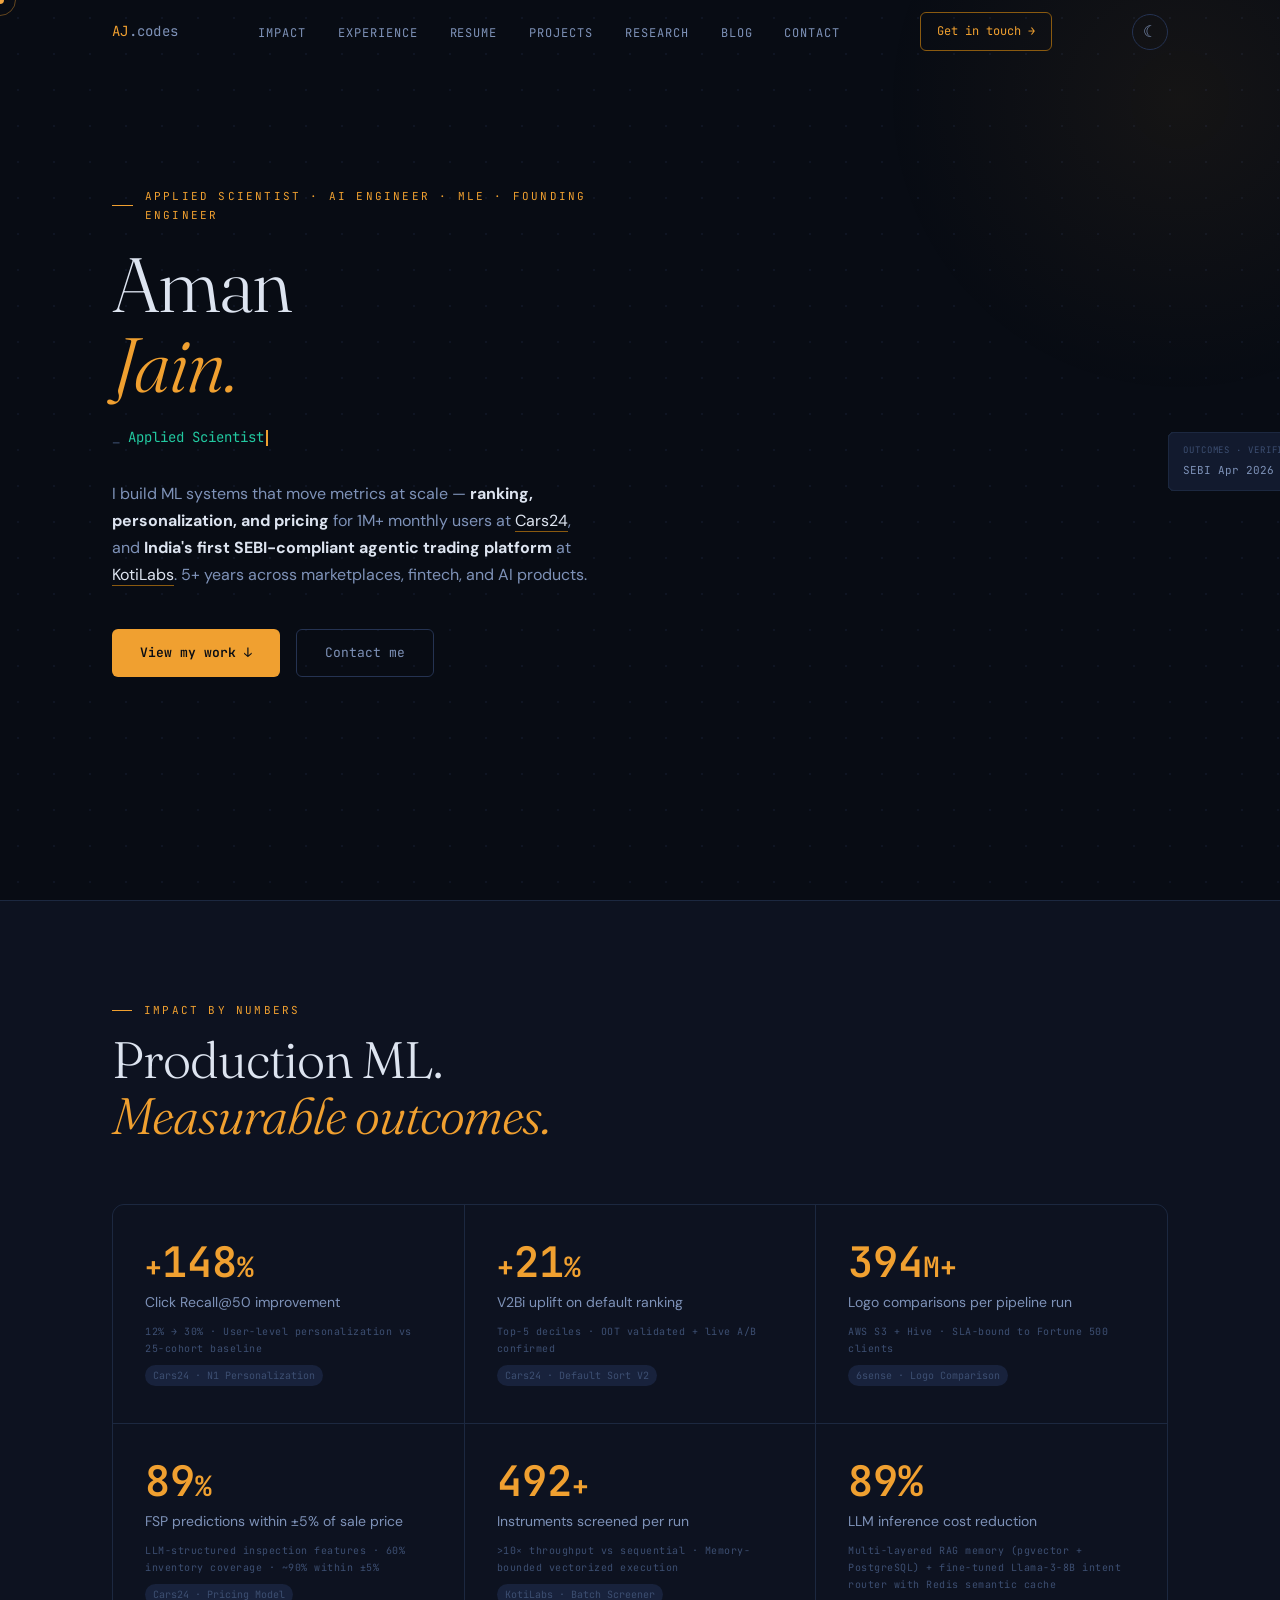
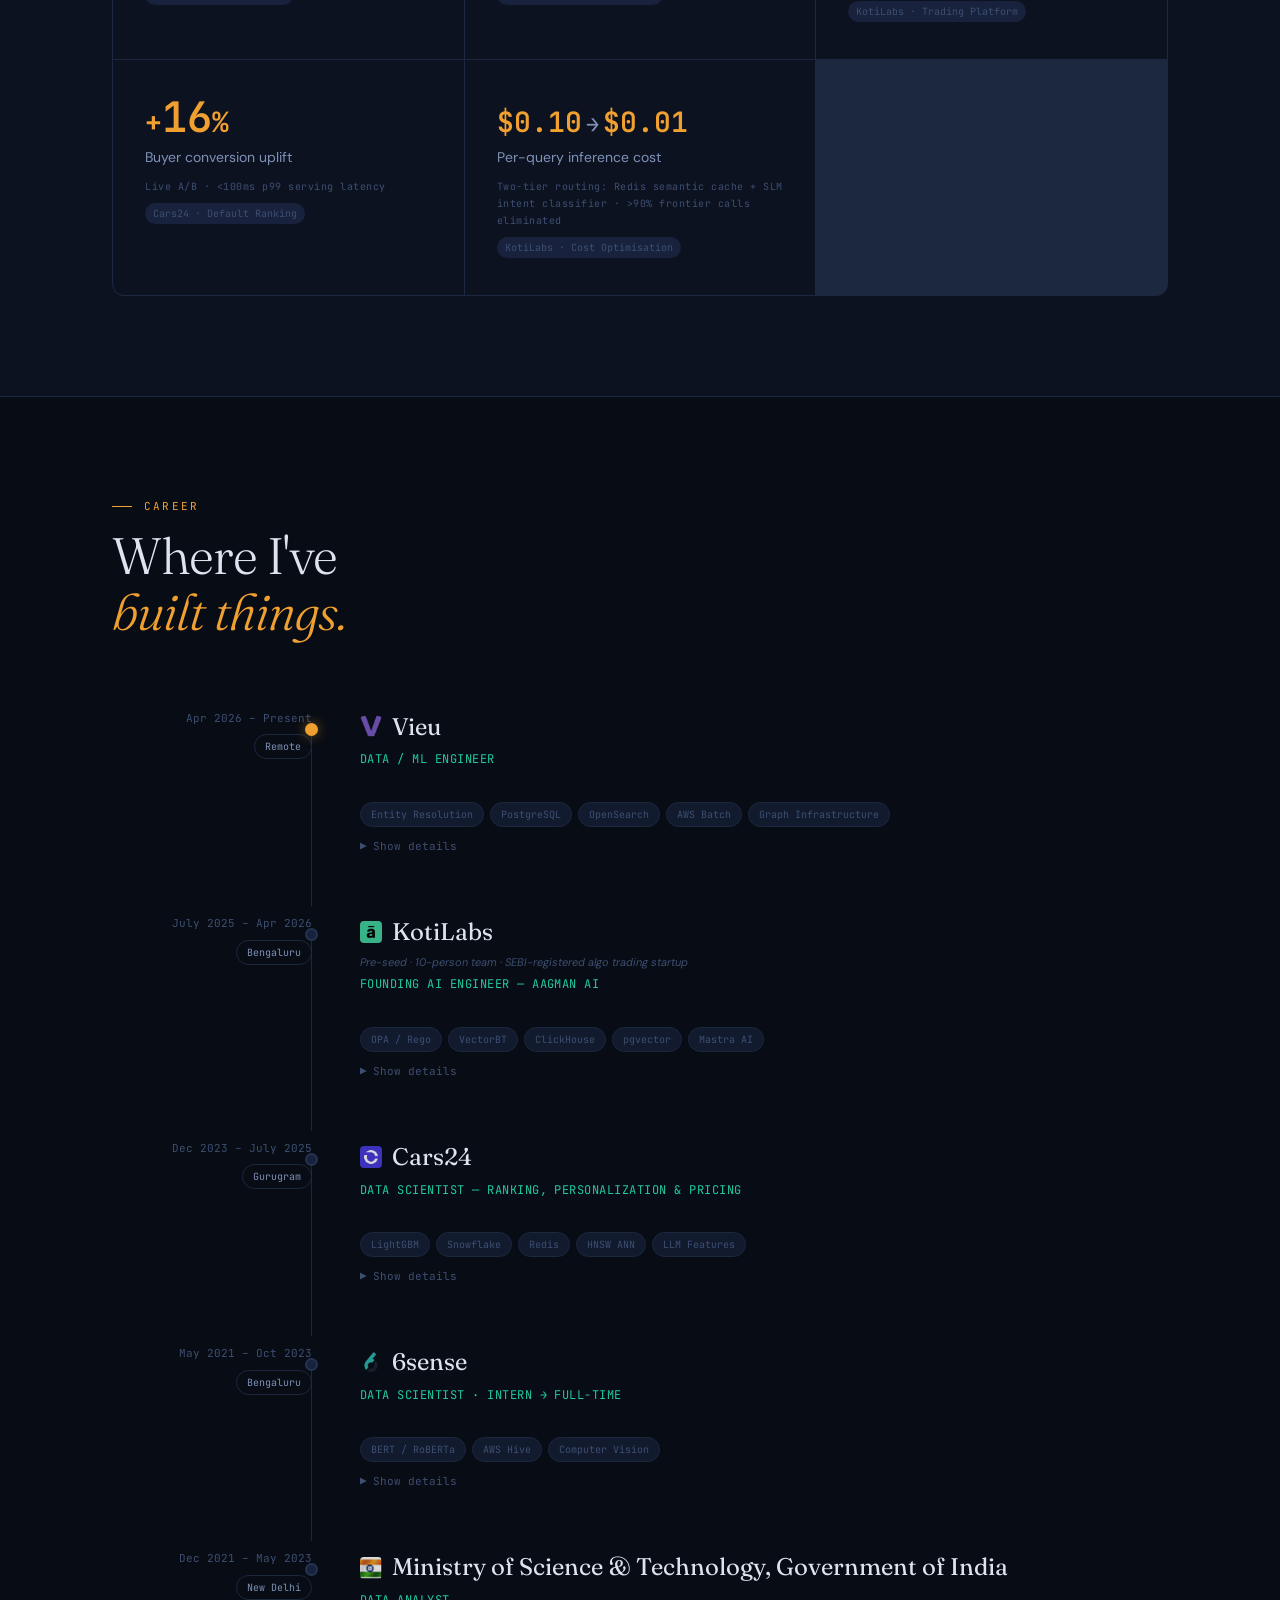
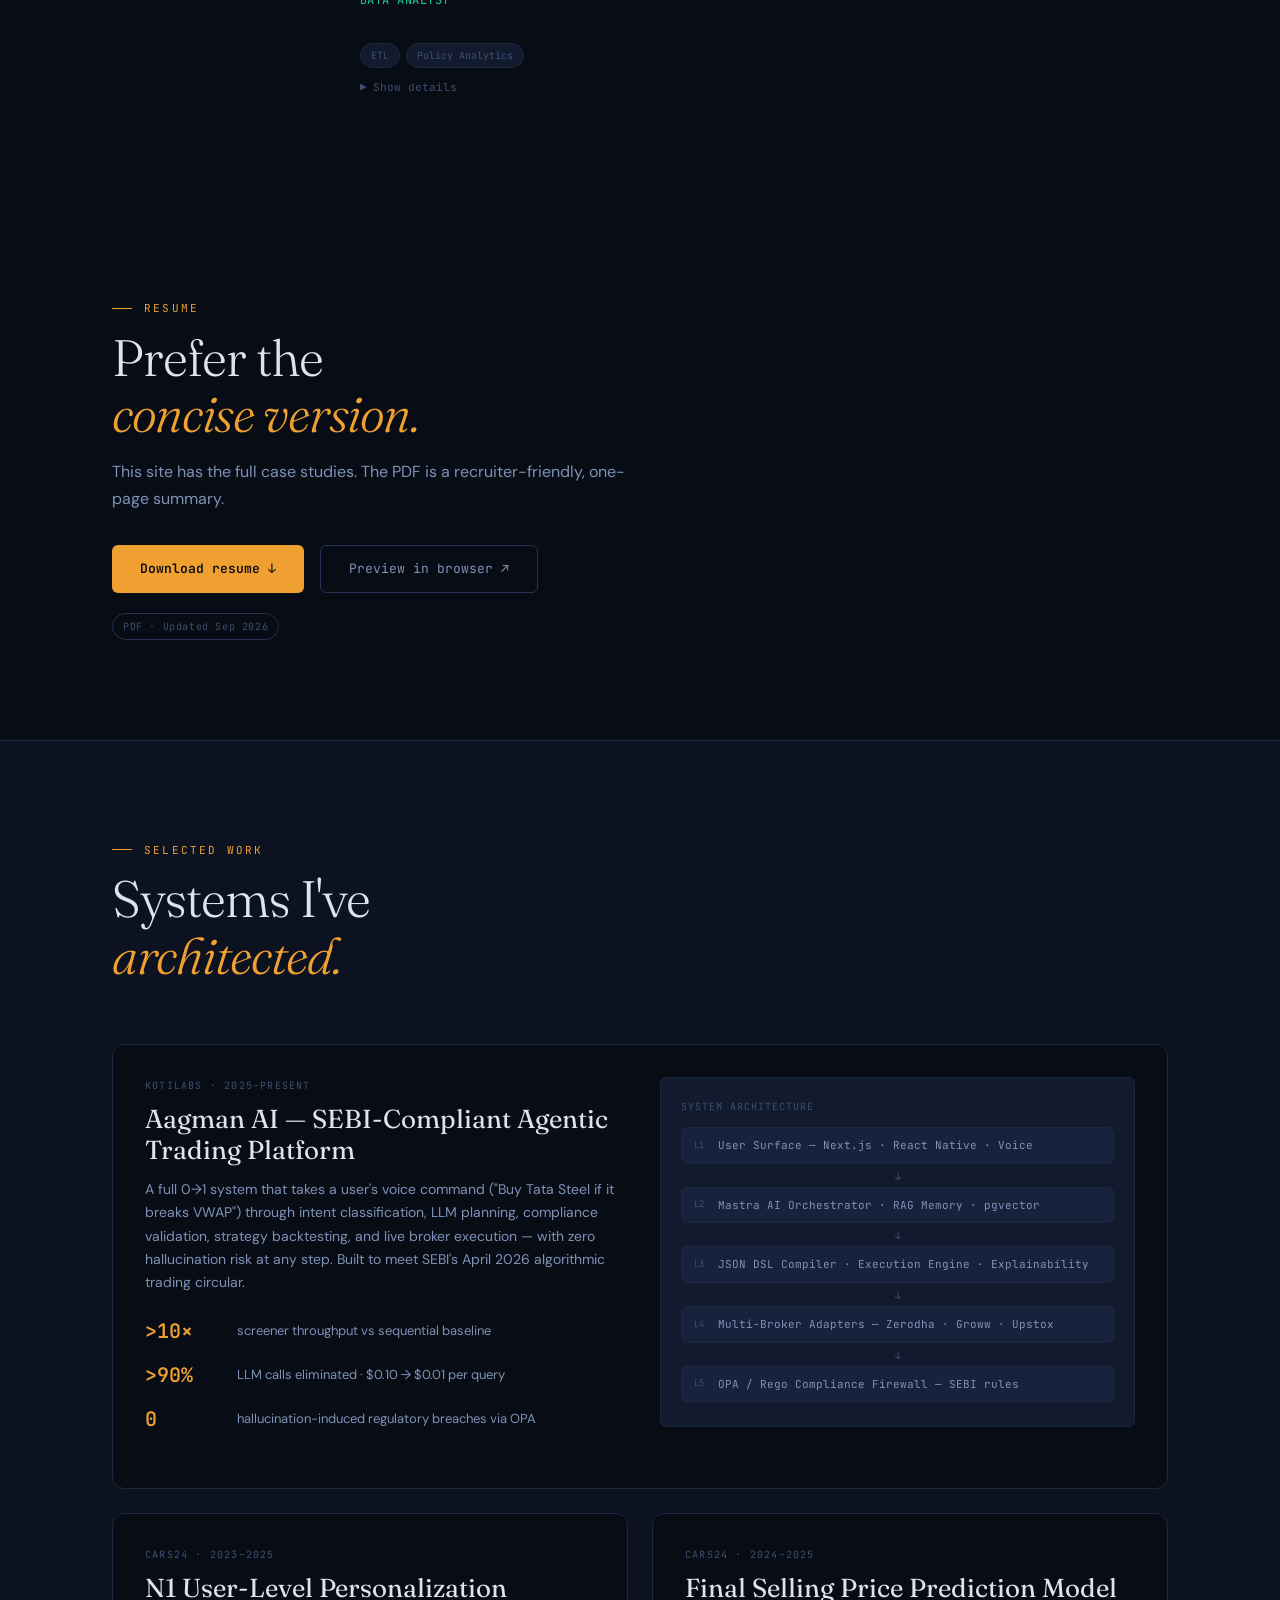
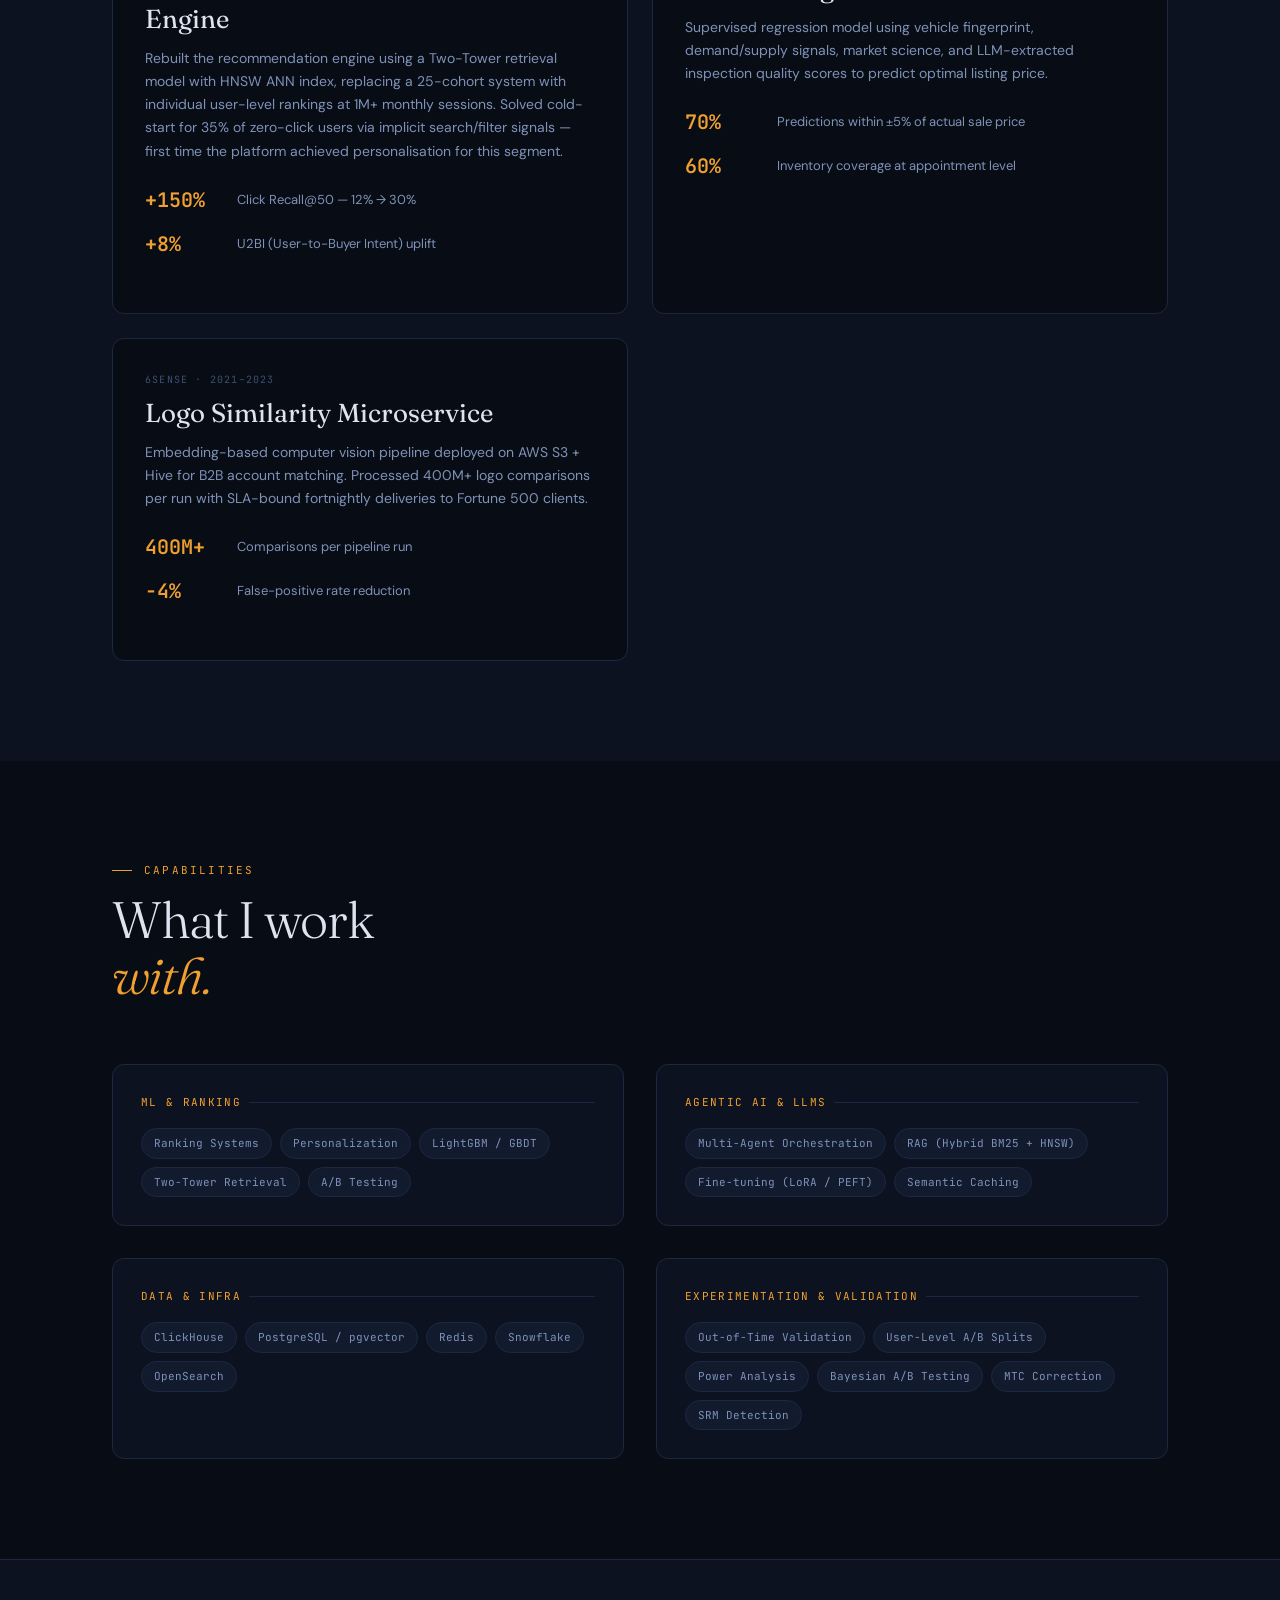
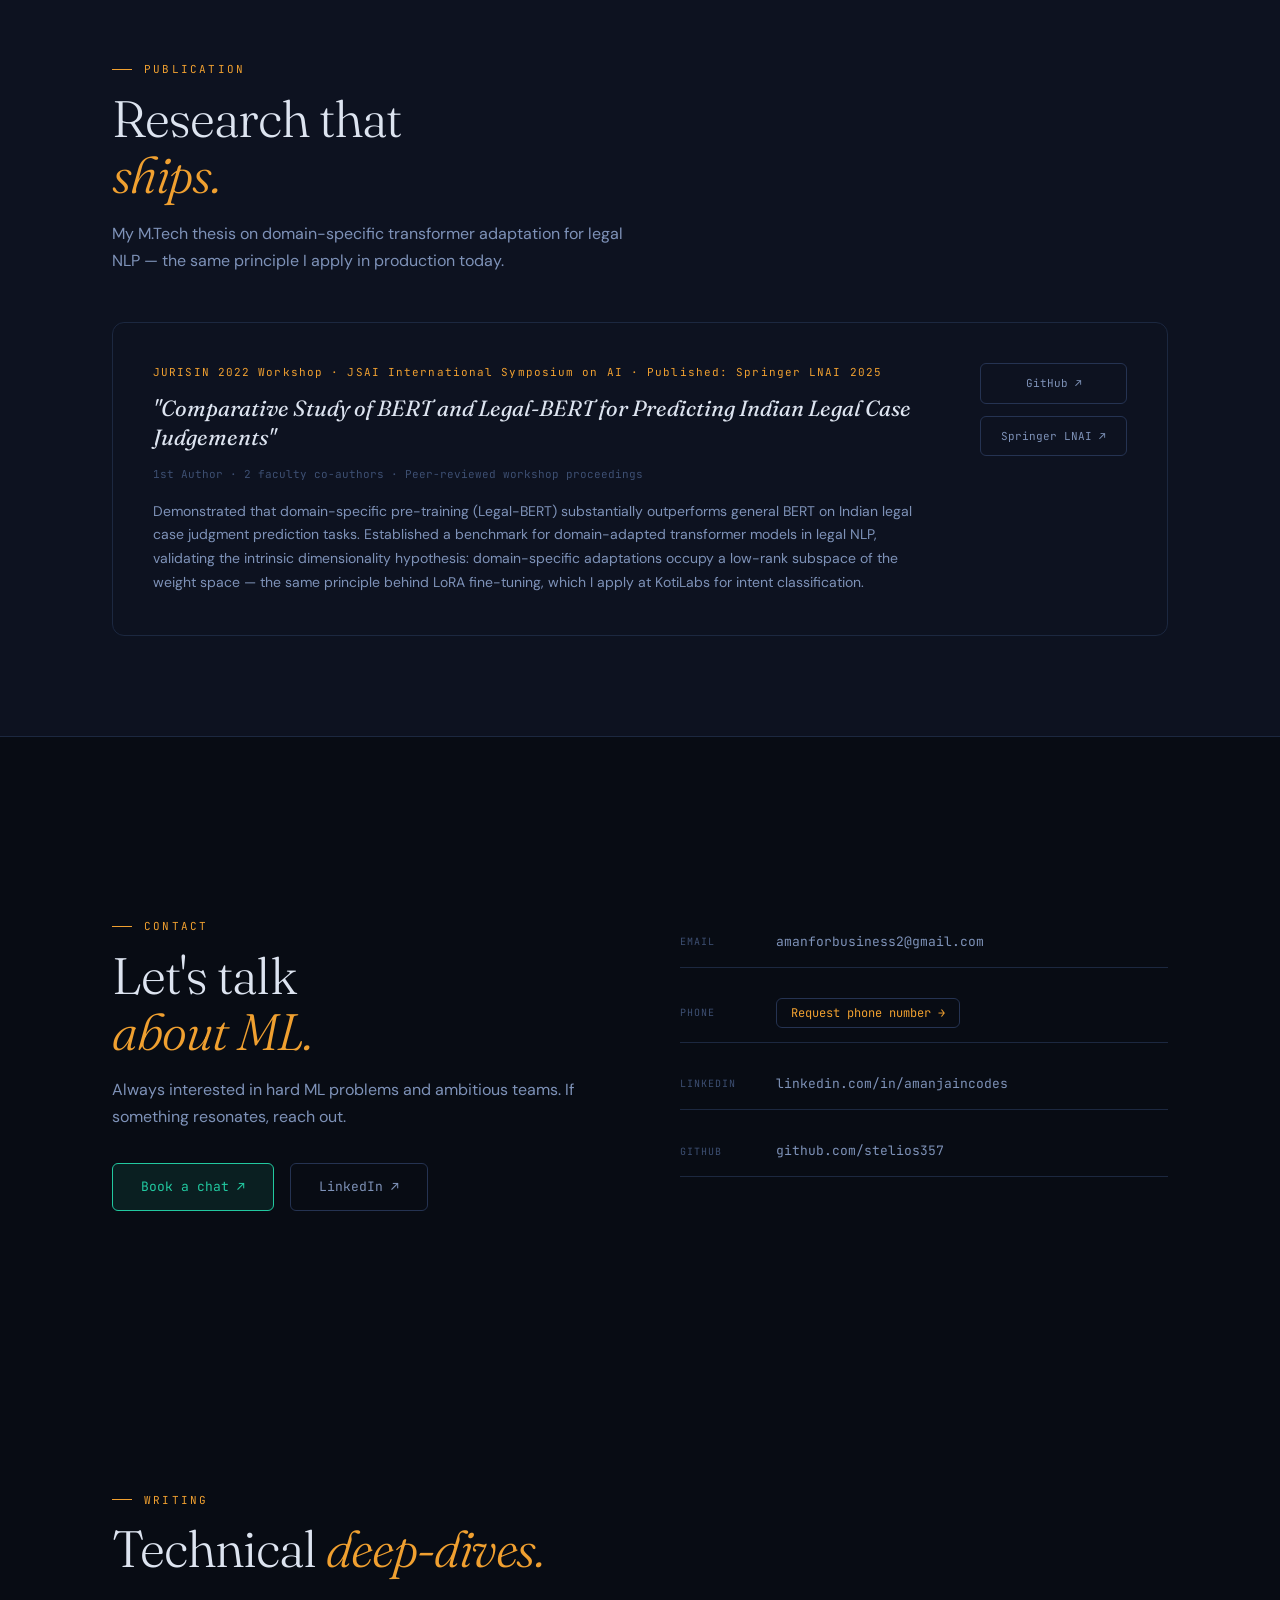
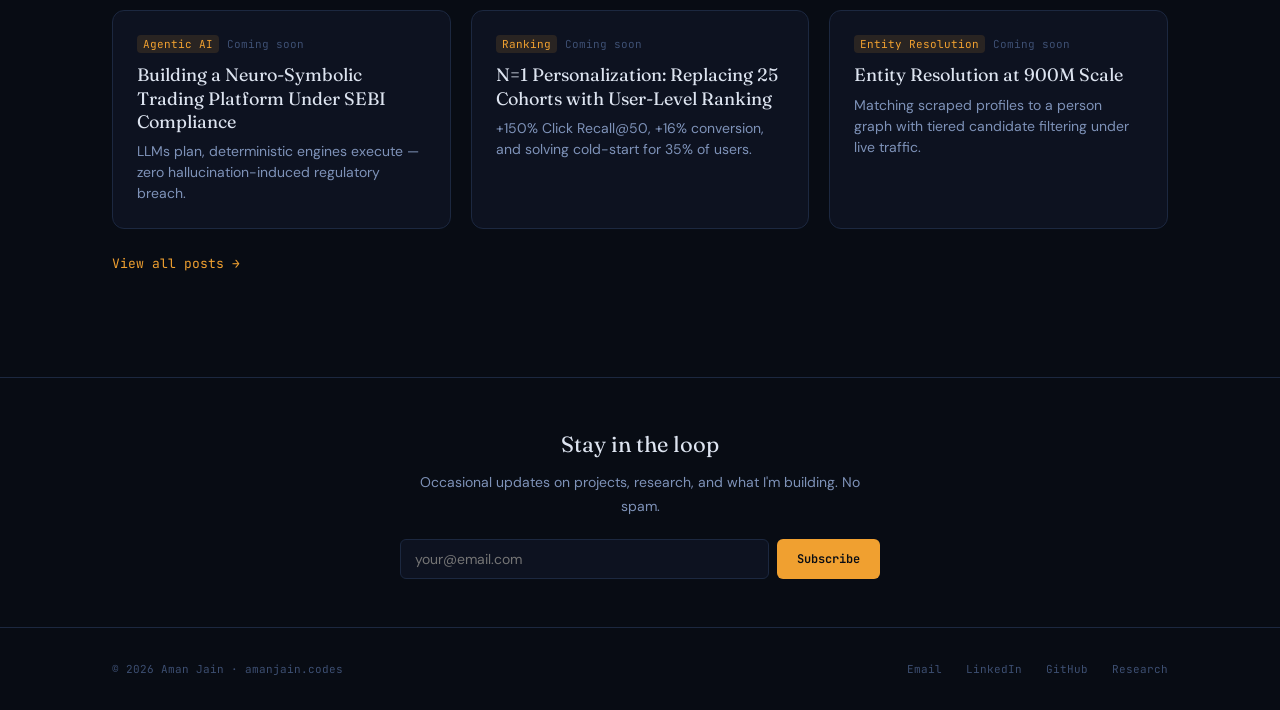
<file: index.html>
<!DOCTYPE html>
<html lang="en">
<head>
<meta charset="UTF-8">
<meta name="viewport" content="width=device-width, initial-scale=1.0">
<title>Aman Jain — Applied Scientist · AI Engineer · ML Engineer</title>
<meta name="description" content="Applied Scientist & AI Engineer. Built ranking and personalization systems at 1M+ monthly sessions at Cars24 (+150% Click Recall). Architected India's first SEBI-compliant agentic trading platform. Published Springer LNAI researcher.">
<meta property="og:title" content="Aman Jain — Applied Scientist · AI Engineer">
<meta property="og:description" content="Ranking · Personalization · Agentic AI · SEBI-Compliant Trading · Published Researcher">
<meta property="og:url" content="https://amanjain.codes">
<link rel="canonical" href="https://amanjain.codes/">
<meta property="og:type" content="website">
<meta property="og:image" content="https://amanjain.codes/og-image.png">
<meta property="og:image:width" content="1200">
<meta property="og:image:height" content="630">
<meta name="twitter:card" content="summary_large_image">
<meta name="twitter:title" content="Aman Jain — Applied Scientist · AI Engineer">
<meta name="twitter:description" content="Ranking · Personalization · Agentic AI · SEBI-Compliant Trading · Published Researcher">
<meta name="twitter:image" content="https://amanjain.codes/og-image.png">
<link rel="icon" type="image/svg+xml" href="data:image/svg+xml,<svg xmlns='http://www.w3.org/2000/svg' viewBox='0 0 64 64'><rect width='64' height='64' rx='12' fill='%23080C14'/><text x='32' y='44' text-anchor='middle' font-family='Georgia,serif' font-size='36' font-weight='600' fill='%23F0A030'>AJ</text></svg>">
<script type="application/ld+json">
{
  "@context": "https://schema.org",
  "@type": "Person",
  "name": "Aman Jain",
  "url": "https://amanjain.codes",
  "jobTitle": "Applied Scientist / AI Engineer",
  "sameAs": [
    "https://www.linkedin.com/in/amanjaincodes/",
    "https://github.com/stelios357"
  ],
  "knowsAbout": ["Machine Learning", "Ranking Systems", "Personalization", "Agentic AI", "LLMs"],
  "alumniOf": "LNMIIT"
}
</script>
<link rel="preconnect" href="https://fonts.googleapis.com">
<link rel="preconnect" href="https://fonts.gstatic.com" crossorigin>
<link href="https://fonts.googleapis.com/css2?family=Fraunces:ital,opsz,wght@0,9..144,300;0,9..144,400;0,9..144,600;1,9..144,300;1,9..144,400&family=JetBrains+Mono:wght@400;500;600&family=DM+Sans:wght@300;400;500&display=swap" rel="stylesheet">

<style>
/* ── RESET ────────────────────────────────────────────────────────────────── */
*, *::before, *::after { box-sizing: border-box; margin: 0; padding: 0; }
html { scroll-behavior: smooth; }

/* ── TOKENS ───────────────────────────────────────────────────────────────── */
:root {
  --bg:          #080C14;
  --surface:     #0D1220;
  --surface-2:   #121A2E;
  --surface-3:   #18223C;
  --border:      #1C2840;
  --border-2:    #253352;
  --text:        #DDE4F0;
  --text-muted:  #7E92B8;
  --text-dim:    #3D4F72;
  --amber:       #F0A030;
  --amber-dim:   #8A5A10;
  --amber-glow:  rgba(240,160,48,0.12);
  --blue:        #4A8FE0;
  --teal:        #22C9A0;
  --teal-dim:    rgba(34,201,160,0.1);
  --red:         #E05858;
  --font-display:'Fraunces', Georgia, serif;
  --font-mono:   'JetBrains Mono', 'Courier New', monospace;
  --font-body:   'DM Sans', system-ui, sans-serif;
  --radius:      6px;
  --radius-lg:   12px;
  --max-w:       1120px;
  --nav-h:       64px;
}

/* ── LIGHT THEME ─────────────────────────────────────────────────────────── */
[data-theme="light"] {
  --bg:          #F5F5F0;
  --surface:     #EEEEE8;
  --surface-2:   #E5E5DF;
  --surface-3:   #DDDDD7;
  --border:      #D0D0C8;
  --border-2:    #B8B8AE;
  --text:        #1A1A2E;
  --text-muted:  #4A4A5E;
  --text-dim:    #8A8A9E;
  --amber:       #C07820;
  --amber-dim:   #D4A060;
  --amber-glow:  rgba(192,120,32,0.10);
  --teal:        #0E8A6E;
  --teal-dim:    rgba(14,138,110,0.08);
}
[data-theme="light"] body::before { opacity: 0.08; }

/* ── BASE ─────────────────────────────────────────────────────────────────── */
body {
  background: var(--bg);
  color: var(--text);
  font-family: var(--font-body);
  font-size: 16px;
  line-height: 1.7;
  overflow-x: hidden;
  cursor: default;
}

/* grid-dot background */
body::before {
  content: '';
  position: fixed;
  inset: 0;
  background-image: radial-gradient(circle, var(--border) 1px, transparent 1px);
  background-size: 36px 36px;
  pointer-events: none;
  opacity: 0.35;
  z-index: 0;
}

.container {
  max-width: var(--max-w);
  margin: 0 auto;
  padding: 0 32px;
  position: relative;
  z-index: 1;
}

a { color: var(--amber); text-decoration: none; transition: opacity 0.2s; }
a:hover { opacity: 0.8; }

/* ── CUSTOM CURSOR ────────────────────────────────────────────────────────── */
#cursor {
  position: fixed;
  width: 8px; height: 8px;
  background: var(--amber);
  border-radius: 50%;
  pointer-events: none;
  z-index: 9999;
  transform: translate(-50%, -50%);
  transition: transform 0.1s, width 0.2s, height 0.2s, opacity 0.2s;
  mix-blend-mode: screen;
}
#cursor-ring {
  position: fixed;
  width: 32px; height: 32px;
  border: 1px solid rgba(240,160,48,0.4);
  border-radius: 50%;
  pointer-events: none;
  z-index: 9998;
  transform: translate(-50%, -50%);
  transition: transform 0.15s ease-out, width 0.25s, height 0.25s, opacity 0.3s;
}

/* ── NAV ──────────────────────────────────────────────────────────────────── */
nav {
  position: fixed;
  top: 0; left: 0; right: 0;
  height: var(--nav-h);
  z-index: 100;
  border-bottom: 1px solid transparent;
  transition: background 0.3s, border-color 0.3s;
}
nav.scrolled {
  background: rgba(8,12,20,0.92);
  backdrop-filter: blur(12px);
  border-color: var(--border);
}
.nav-inner {
  height: 100%;
  display: flex;
  align-items: center;
  justify-content: space-between;
}
.nav-logo {
  font-family: var(--font-mono);
  font-size: 14px;
  color: var(--amber);
  letter-spacing: 0.02em;
}
.nav-logo span { color: var(--text-muted); }
.nav-links {
  display: flex;
  gap: 32px;
  list-style: none;
}
.nav-links a {
  font-family: var(--font-mono);
  font-size: 12px;
  color: var(--text-muted);
  letter-spacing: 0.08em;
  text-transform: uppercase;
  transition: color 0.2s;
}
.nav-links a:hover { color: var(--amber); opacity: 1; }
.nav-cta {
  font-family: var(--font-mono);
  font-size: 12px;
  padding: 8px 16px;
  border: 1px solid var(--amber-dim);
  border-radius: var(--radius);
  color: var(--amber) !important;
  transition: background 0.2s, border-color 0.2s !important;
}
.nav-cta:hover { background: var(--amber-glow); border-color: var(--amber); opacity: 1 !important; }
.hamburger {
  display: none;
  flex-direction: column;
  gap: 5px;
  background: none;
  border: none;
  cursor: pointer;
  padding: 4px;
  z-index: 101;
}
.hamburger span {
  width: 22px;
  height: 2px;
  background: var(--text-muted);
  border-radius: 2px;
  transition: transform 0.3s, opacity 0.3s;
}
.hamburger.active span:nth-child(1) { transform: translateY(7px) rotate(45deg); }
.hamburger.active span:nth-child(2) { opacity: 0; }
.hamburger.active span:nth-child(3) { transform: translateY(-7px) rotate(-45deg); }

/* ── HERO ─────────────────────────────────────────────────────────────────── */
#hero {
  min-height: 100vh;
  display: flex;
  align-items: center;
  padding-top: var(--nav-h);
  position: relative;
  overflow: hidden;
}

/* ambient gradient */
#hero::after {
  content: '';
  position: absolute;
  top: -200px; right: -200px;
  width: 600px; height: 600px;
  background: radial-gradient(circle, rgba(240,160,48,0.06) 0%, transparent 70%);
  pointer-events: none;
}

.hero-grid {
  display: grid;
  grid-template-columns: 1fr 1fr;
  gap: 80px;
  align-items: center;
  width: 100%;
}

.hero-eyebrow {
  font-family: var(--font-mono);
  font-size: 11px;
  color: var(--amber);
  letter-spacing: 0.2em;
  text-transform: uppercase;
  margin-bottom: 20px;
  display: flex;
  align-items: center;
  gap: 12px;
}
.hero-eyebrow::before {
  content: '';
  display: inline-block;
  width: 24px; height: 1px;
  background: var(--amber);
}

.hero-name {
  font-family: var(--font-display);
  font-size: clamp(52px, 6vw, 80px);
  font-weight: 300;
  line-height: 1.05;
  letter-spacing: -0.02em;
  color: var(--text);
  margin-bottom: 8px;
}
.hero-name em {
  font-style: italic;
  color: var(--amber);
}

.hero-roles {
  font-family: var(--font-mono);
  font-size: 14px;
  color: var(--text-muted);
  margin: 20px 0 32px;
  height: 22px;
  overflow: hidden;
}
#role-text {
  display: inline;
  color: var(--teal);
}
#cursor-blink {
  display: inline-block;
  width: 2px; height: 16px;
  background: var(--amber);
  margin-left: 2px;
  vertical-align: middle;
  animation: blink 1s step-end infinite;
}
@keyframes blink { 0%,100%{opacity:1} 50%{opacity:0} }

.hero-desc {
  font-size: 16px;
  color: var(--text-muted);
  line-height: 1.7;
  max-width: 480px;
  margin-bottom: 40px;
}
.hero-desc strong { color: var(--text); }

.hero-ctas {
  display: flex;
  gap: 16px;
  flex-wrap: wrap;
}
.btn-primary {
  display: inline-flex;
  align-items: center;
  gap: 8px;
  padding: 12px 28px;
  background: var(--amber);
  color: var(--bg);
  font-family: var(--font-mono);
  font-size: 13px;
  font-weight: 600;
  border-radius: var(--radius);
  transition: transform 0.15s, box-shadow 0.15s;
}
.btn-primary:hover {
  opacity: 1;
  transform: translateY(-1px);
  box-shadow: 0 8px 24px rgba(240,160,48,0.3);
  color: var(--bg);
}
.btn-secondary {
  display: inline-flex;
  align-items: center;
  gap: 8px;
  padding: 12px 28px;
  border: 1px solid var(--border-2);
  color: var(--text-muted);
  font-family: var(--font-mono);
  font-size: 13px;
  border-radius: var(--radius);
  transition: border-color 0.2s, color 0.2s;
}
.btn-secondary:hover {
  opacity: 1;
  border-color: var(--text-muted);
  color: var(--text);
}

.hero-badge-row {
  display: flex;
  gap: 12px;
  margin-top: 40px;
  flex-wrap: wrap;
}
.hero-badge {
  font-family: var(--font-mono);
  font-size: 10px;
  padding: 4px 10px;
  border: 1px solid var(--border-2);
  border-radius: 20px;
  color: var(--text-dim);
  letter-spacing: 0.06em;
}

/* hero right: system diagram */
.hero-visual {
  position: relative;
  aspect-ratio: 1;
  max-width: 460px;
  margin-left: auto;
}
.sys-node {
  position: absolute;
  background: var(--surface-2);
  border: 1px solid var(--border);
  border-radius: var(--radius);
  padding: 10px 14px;
  font-family: var(--font-mono);
  font-size: 11px;
  color: var(--text-muted);
  white-space: nowrap;
  transition: border-color 0.3s, color 0.3s;
}
.sys-node.active {
  border-color: var(--amber-dim);
  color: var(--amber);
}
.sys-node .node-label {
  font-size: 9px;
  color: var(--text-dim);
  display: block;
  margin-bottom: 3px;
  text-transform: uppercase;
  letter-spacing: 0.1em;
}
.sys-canvas {
  width: 100%;
  height: 100%;
  position: absolute;
  inset: 0;
}
.sys-nodes-wrapper { position: absolute; inset: 0; }

/* ── SECTION SHARED ───────────────────────────────────────────────────────── */
section {
  padding: 100px 0;
  position: relative;
  z-index: 1;
}

.section-label {
  font-family: var(--font-mono);
  font-size: 11px;
  color: var(--amber);
  letter-spacing: 0.2em;
  text-transform: uppercase;
  margin-bottom: 12px;
  display: flex;
  align-items: center;
  gap: 12px;
}
.section-label::before {
  content: '';
  width: 20px; height: 1px;
  background: var(--amber);
}

.section-title {
  font-family: var(--font-display);
  font-size: clamp(32px, 4vw, 52px);
  font-weight: 300;
  line-height: 1.1;
  letter-spacing: -0.02em;
  margin-bottom: 16px;
}
.section-title em { font-style: italic; color: var(--amber); }

.section-sub {
  font-size: 16px;
  color: var(--text-muted);
  max-width: 540px;
  line-height: 1.7;
}

/* ── IMPACT METRICS ───────────────────────────────────────────────────────── */
#impact {
  background: var(--surface);
  border-top: 1px solid var(--border);
  border-bottom: 1px solid var(--border);
}

.metrics-grid {
  display: grid;
  grid-template-columns: repeat(3, 1fr);
  gap: 1px;
  background: var(--border);
  border: 1px solid var(--border);
  border-radius: var(--radius-lg);
  overflow: hidden;
  margin-top: 60px;
}
.metric-card {
  background: var(--surface);
  padding: 36px 32px;
  position: relative;
  overflow: hidden;
  transition: background 0.3s;
}
.metric-card:hover { background: var(--surface-2); }
.metric-card::before {
  content: '';
  position: absolute;
  bottom: 0; left: 0; right: 0;
  height: 2px;
  background: var(--amber);
  transform: scaleX(0);
  transform-origin: left;
  transition: transform 0.4s ease;
}
.metric-card:hover::before { transform: scaleX(1); }

.metric-number {
  font-family: var(--font-mono);
  font-size: 42px;
  font-weight: 600;
  color: var(--amber);
  line-height: 1;
  margin-bottom: 8px;
}
.metric-number .prefix { font-size: 28px; }
.metric-number .suffix { font-size: 28px; }
.metric-label {
  font-size: 14px;
  color: var(--text-muted);
  margin-bottom: 8px;
}
.metric-context {
  font-family: var(--font-mono);
  font-size: 10px;
  color: var(--text-dim);
  letter-spacing: 0.05em;
}
.metric-source {
  display: inline-block;
  margin-top: 8px;
  font-family: var(--font-mono);
  font-size: 10px;
  padding: 2px 8px;
  background: var(--surface-3);
  border-radius: 20px;
  color: var(--text-dim);
}

/* ── EXPERIENCE ───────────────────────────────────────────────────────────── */
.exp-timeline {
  margin-top: 60px;
  display: flex;
  flex-direction: column;
  gap: 0;
}

.exp-item {
  display: grid;
  grid-template-columns: 200px 1fr;
  gap: 48px;
  position: relative;
  padding-bottom: 48px;
}
.exp-item:last-child { padding-bottom: 0; }

/* vertical line */
.exp-item::before {
  content: '';
  position: absolute;
  left: 199px;
  top: 28px;
  bottom: 0;
  width: 1px;
  background: var(--border);
}
.exp-item:last-child::before { display: none; }

.exp-dot {
  position: absolute;
  left: 193px;
  top: 22px;
  width: 13px; height: 13px;
  border-radius: 50%;
  background: var(--surface-3);
  border: 2px solid var(--border-2);
  transition: border-color 0.3s, background 0.3s;
  z-index: 1;
}
.exp-item.active .exp-dot {
  background: var(--amber);
  border-color: var(--amber);
  box-shadow: 0 0 12px rgba(240,160,48,0.5);
}

.exp-meta {
  text-align: right;
  padding-top: 8px;
}
.exp-period {
  font-family: var(--font-mono);
  font-size: 11px;
  color: var(--text-dim);
  margin-bottom: 4px;
}
.exp-company-tag {
  display: inline-block;
  font-family: var(--font-mono);
  font-size: 10px;
  padding: 3px 10px;
  border-radius: 20px;
  border: 1px solid var(--border);
  color: var(--text-muted);
}

.exp-content {
  padding-top: 6px;
}
.exp-company {
  font-family: var(--font-display);
  font-size: 24px;
  font-weight: 400;
  color: var(--text);
  margin-bottom: 2px;
}
.exp-company-context {
  font-family: var(--font-body);
  font-size: 11px;
  font-style: italic;
  color: var(--text-dim);
  margin-bottom: 4px;
  line-height: 1.4;
  word-wrap: break-word;
}
.exp-role {
  font-family: var(--font-mono);
  font-size: 12px;
  color: var(--teal);
  margin-bottom: 16px;
  letter-spacing: 0.04em;
}

.exp-bullets {
  list-style: none;
  display: flex;
  flex-direction: column;
  gap: 10px;
  max-height: 0;
  overflow: hidden;
  transition: max-height 0.5s ease;
}
.exp-item.open .exp-bullets { max-height: 800px; }

.exp-bullets li {
  font-size: 14px;
  color: var(--text-muted);
  line-height: 1.65;
  padding-left: 16px;
  position: relative;
}
.exp-bullets li::before {
  content: '▪';
  position: absolute;
  left: 0;
  color: var(--amber-dim);
  font-size: 10px;
  top: 5px;
}
.exp-bullets li strong { color: var(--text); }

.exp-tags {
  display: flex;
  flex-wrap: wrap;
  gap: 6px;
  margin-top: 16px;
}
.exp-tag {
  font-family: var(--font-mono);
  font-size: 10px;
  padding: 3px 10px;
  background: var(--surface-2);
  border: 1px solid var(--border);
  border-radius: 20px;
  color: var(--text-dim);
}

.exp-toggle {
  display: inline-flex;
  align-items: center;
  gap: 6px;
  margin-top: 12px;
  font-family: var(--font-mono);
  font-size: 11px;
  color: var(--text-dim);
  cursor: pointer;
  border: none;
  background: none;
  padding: 0;
  transition: color 0.2s;
}
.exp-toggle:hover { color: var(--amber); }
.exp-toggle .arrow {
  display: inline-block;
  transition: transform 0.3s;
}
.exp-item.open .exp-toggle .arrow { transform: rotate(90deg); }

/* ── Company logos & links in experience ─────────────────────────────────── */
.exp-logo {
  width: 22px;
  height: 22px;
  border-radius: 4px;
  vertical-align: middle;
  margin-right: 10px;
  position: relative;
  top: -2px;
  opacity: 0.85;
  filter: grayscale(20%);
  transition: opacity 0.2s, filter 0.2s;
}
.exp-company:hover .exp-logo {
  opacity: 1;
  filter: grayscale(0%);
}
.exp-company a { color: inherit; }
.exp-company a:hover { color: var(--amber); opacity: 1; }
.metric-source a { color: inherit; }
.metric-source a:hover { color: var(--amber); opacity: 1; }
.project-eyebrow a { color: inherit; }
.project-eyebrow a:hover { color: var(--amber); opacity: 1; }
.hero-desc a {
  color: var(--text);
  border-bottom: 1px solid var(--amber-dim);
  transition: border-color 0.2s, color 0.2s;
}
.hero-desc a:hover { border-color: var(--amber); color: var(--amber); opacity: 1; }

@keyframes expToggleNudge {
  0%, 100% {
    color: var(--text-dim);
  }
  50% {
    color: var(--amber);
  }
}
.exp-toggle.exp-nudge {
  animation: expToggleNudge 2s ease-in-out infinite;
}

/* ── PROJECTS ─────────────────────────────────────────────────────────────── */
#projects { background: var(--surface); border-top: 1px solid var(--border); }

.projects-grid {
  display: grid;
  grid-template-columns: 1fr 1fr;
  gap: 24px;
  margin-top: 60px;
}
.project-card {
  background: var(--bg);
  border: 1px solid var(--border);
  border-radius: var(--radius-lg);
  padding: 32px;
  position: relative;
  overflow: hidden;
  transition: border-color 0.3s, transform 0.2s;
}
.project-card:hover {
  border-color: var(--border-2);
  transform: translateY(-2px);
}
.project-card.featured {
  grid-column: span 2;
  display: grid;
  grid-template-columns: 1fr 1fr;
  gap: 40px;
  align-items: start;
}

.project-eyebrow {
  font-family: var(--font-mono);
  font-size: 10px;
  color: var(--text-dim);
  letter-spacing: 0.12em;
  text-transform: uppercase;
  margin-bottom: 10px;
}
.project-name {
  font-family: var(--font-display);
  font-size: 26px;
  font-weight: 400;
  color: var(--text);
  margin-bottom: 12px;
  line-height: 1.2;
}
.project-desc {
  font-size: 14px;
  color: var(--text-muted);
  line-height: 1.65;
  margin-bottom: 20px;
}

.project-metrics {
  display: flex;
  flex-direction: column;
  gap: 10px;
  margin-bottom: 20px;
}
.proj-metric {
  display: flex;
  align-items: center;
  gap: 12px;
}
.proj-metric-val {
  font-family: var(--font-mono);
  font-size: 20px;
  font-weight: 600;
  color: var(--amber);
  min-width: 80px;
}
.proj-metric-label {
  font-size: 13px;
  color: var(--text-muted);
}

/* Architecture diagram */
.arch-diagram {
  background: var(--surface-2);
  border: 1px solid var(--border);
  border-radius: var(--radius);
  padding: 20px;
}
.arch-layer {
  display: flex;
  align-items: center;
  gap: 8px;
  padding: 8px 12px;
  margin-bottom: 4px;
  border-radius: var(--radius);
  background: var(--surface-3);
  border: 1px solid var(--border);
  font-family: var(--font-mono);
  font-size: 11px;
  color: var(--text-muted);
  transition: border-color 0.3s, color 0.3s;
  cursor: default;
  position: relative;
  overflow: hidden;
}
.arch-layer:hover {
  border-color: var(--amber-dim);
  color: var(--amber);
}
.arch-layer::after {
  content: '';
  position: absolute;
  inset: 0;
  background: linear-gradient(90deg, transparent, var(--amber-glow), transparent);
  transform: translateX(-100%);
  transition: none;
}
.arch-layer:hover::after {
  animation: shimmer 0.6s ease forwards;
}
@keyframes shimmer {
  to { transform: translateX(100%); }
}
.arch-layer-num {
  font-size: 9px;
  color: var(--text-dim);
  min-width: 16px;
}
.arch-arrow {
  text-align: center;
  color: var(--text-dim);
  font-size: 10px;
  margin: 2px 0;
  font-family: var(--font-mono);
}

/* ── SKILLS ───────────────────────────────────────────────────────────────── */
.skills-groups {
  display: grid;
  grid-template-columns: repeat(2, 1fr);
  gap: 32px;
  margin-top: 60px;
}
.skill-group {
  background: var(--surface);
  border: 1px solid var(--border);
  border-radius: var(--radius-lg);
  padding: 28px;
  transition: border-color 0.3s;
}
.skill-group:hover { border-color: var(--border-2); }
.skill-group-name {
  font-family: var(--font-mono);
  font-size: 11px;
  color: var(--amber);
  letter-spacing: 0.12em;
  text-transform: uppercase;
  margin-bottom: 16px;
  display: flex;
  align-items: center;
  gap: 8px;
}
.skill-group-name::after {
  content: '';
  flex: 1;
  height: 1px;
  background: var(--border);
}
.skill-chips {
  display: flex;
  flex-wrap: wrap;
  gap: 8px;
}
.skill-chip {
  font-family: var(--font-mono);
  font-size: 11px;
  padding: 5px 12px;
  border: 1px solid var(--border);
  border-radius: 20px;
  color: var(--text-muted);
  background: var(--surface-2);
  transition: border-color 0.2s, color 0.2s, background 0.2s;
  cursor: default;
}
.skill-chip:hover {
  border-color: var(--amber-dim);
  color: var(--amber);
  background: var(--amber-glow);
}

/* ── RESEARCH ─────────────────────────────────────────────────────────────── */
.paper-card {
  margin-top: 48px;
  background: var(--surface);
  border: 1px solid var(--border);
  border-radius: var(--radius-lg);
  padding: 40px;
  display: grid;
  grid-template-columns: 1fr auto;
  gap: 40px;
  align-items: start;
  transition: border-color 0.3s;
}
.paper-card:hover { border-color: var(--border-2); }
.paper-venue {
  font-family: var(--font-mono);
  font-size: 11px;
  color: var(--amber);
  letter-spacing: 0.1em;
  margin-bottom: 12px;
}
.paper-title {
  font-family: var(--font-display);
  font-size: 22px;
  font-weight: 400;
  font-style: italic;
  color: var(--text);
  line-height: 1.35;
  margin-bottom: 12px;
}
.paper-meta {
  font-family: var(--font-mono);
  font-size: 11px;
  color: var(--text-dim);
  margin-bottom: 16px;
}
.paper-abstract {
  font-size: 14px;
  color: var(--text-muted);
  line-height: 1.7;
}
.paper-links {
  display: flex;
  flex-direction: column;
  gap: 12px;
  min-width: 140px;
}
.paper-link {
  display: flex;
  align-items: center;
  justify-content: center;
  gap: 8px;
  padding: 10px 20px;
  border: 1px solid var(--border-2);
  border-radius: var(--radius);
  font-family: var(--font-mono);
  font-size: 11px;
  color: var(--text-muted);
  transition: border-color 0.2s, color 0.2s;
}
.paper-link:hover { border-color: var(--amber-dim); color: var(--amber); opacity: 1; }

/* ── CONTACT ──────────────────────────────────────────────────────────────── */
#contact {
  border-top: 1px solid var(--border);
}
.contact-grid {
  display: grid;
  grid-template-columns: 1fr 1fr;
  gap: 80px;
  align-items: start;
  padding: 80px 0;
}
.contact-info {
  display: flex;
  flex-direction: column;
  gap: 16px;
}
.contact-row {
  display: flex;
  align-items: center;
  gap: 16px;
  padding: 14px 0;
  border-bottom: 1px solid var(--border);
}
.contact-row-label {
  font-family: var(--font-mono);
  font-size: 10px;
  color: var(--text-dim);
  letter-spacing: 0.1em;
  text-transform: uppercase;
  min-width: 80px;
}
.contact-row-val {
  font-family: var(--font-mono);
  font-size: 13px;
  color: var(--text-muted);
}
.contact-row-val a { color: var(--text-muted); }
.contact-row-val a:hover { color: var(--amber); opacity: 1; }

.contact-status {
  display: flex;
  align-items: center;
  gap: 8px;
  font-family: var(--font-mono);
  font-size: 12px;
  color: var(--teal);
  margin-bottom: 24px;
}
.status-dot {
  width: 8px; height: 8px;
  background: var(--teal);
  border-radius: 50%;
  animation: pulse-green 2s infinite;
}
@keyframes pulse-green {
  0%,100% { box-shadow: 0 0 0 0 rgba(34,201,160,0.4); }
  50%      { box-shadow: 0 0 0 6px rgba(34,201,160,0); }
}

/* ── FOOTER ───────────────────────────────────────────────────────────────── */
footer {
  border-top: 1px solid var(--border);
  padding: 32px 0;
}
.footer-inner {
  display: flex;
  justify-content: space-between;
  align-items: center;
}
.footer-copy {
  font-family: var(--font-mono);
  font-size: 11px;
  color: var(--text-dim);
}
.footer-links {
  display: flex;
  gap: 24px;
}
.footer-links a {
  font-family: var(--font-mono);
  font-size: 11px;
  color: var(--text-dim);
  transition: color 0.2s;
}
.footer-links a:hover { color: var(--amber); opacity: 1; }

/* ── Back to top ───────────────────────────────────────────────────────────── */
.back-to-top {
  position: fixed;
  bottom: 24px; right: 32px;
  width: 44px; height: 44px;
  border-radius: 50%;
  background: var(--surface);
  border: 1px solid var(--border);
  color: var(--amber);
  font-size: 18px;
  cursor: pointer;
  opacity: 0;
  visibility: hidden;
  transition: opacity 0.2s, visibility 0.2s, border-color 0.2s;
  z-index: 50;
}
.back-to-top.visible {
  opacity: 1;
  visibility: visible;
}
.back-to-top:hover {
  border-color: var(--amber);
}

/* ── REVEAL ANIMATION ─────────────────────────────────────────────────────── */
.reveal {
  opacity: 0;
  transform: translateY(24px);
  transition: opacity 0.6s ease, transform 0.6s ease;
}
.reveal.visible {
  opacity: 1;
  transform: translateY(0);
}
.reveal-delay-1 { transition-delay: 0.1s; }
.reveal-delay-2 { transition-delay: 0.2s; }
.reveal-delay-3 { transition-delay: 0.3s; }

/* ── THEME TOGGLE ────────────────────────────────────────────────────────── */
.theme-toggle {
  background: none;
  border: 1px solid var(--border-2);
  border-radius: 50%;
  width: 36px;
  height: 36px;
  display: flex;
  align-items: center;
  justify-content: center;
  cursor: pointer;
  color: var(--text-muted);
  font-size: 16px;
  transition: border-color 0.2s, color 0.2s;
  flex-shrink: 0;
}
.theme-toggle:hover { border-color: var(--amber); color: var(--amber); }
.theme-toggle .icon-sun  { display: none; }
.theme-toggle .icon-moon { display: inline; }
[data-theme="light"] .theme-toggle .icon-sun  { display: inline; }
[data-theme="light"] .theme-toggle .icon-moon { display: none; }

/* ── WRITING SECTION ─────────────────────────────────────────────────────── */
.writing-grid {
  display: grid;
  grid-template-columns: repeat(auto-fit, minmax(300px, 1fr));
  gap: 20px;
  margin-top: 32px;
}
.writing-card {
  background: var(--surface);
  border: 1px solid var(--border);
  border-radius: var(--radius-lg);
  padding: 24px;
  transition: border-color 0.3s, transform 0.3s;
  text-decoration: none;
  display: block;
}
.writing-card:hover {
  border-color: var(--amber-dim);
  transform: translateY(-2px);
}
.writing-card-eyebrow {
  font-family: var(--font-mono);
  font-size: 11px;
  color: var(--text-dim);
  margin-bottom: 10px;
}
.writing-card-eyebrow .tag {
  color: var(--amber);
  background: var(--amber-glow);
  padding: 2px 6px;
  border-radius: 4px;
  margin-right: 8px;
}
.writing-card h3 {
  font-family: var(--font-display);
  font-size: 18px;
  font-weight: 400;
  color: var(--text);
  margin-bottom: 8px;
  line-height: 1.3;
}
.writing-card p {
  color: var(--text-muted);
  font-size: 14px;
  line-height: 1.5;
}
.writing-more {
  display: inline-block;
  margin-top: 24px;
  font-family: var(--font-mono);
  font-size: 13px;
  color: var(--amber);
  transition: opacity 0.2s;
}
.writing-more:hover { opacity: 0.8; }

/* ── NEWSLETTER ──────────────────────────────────────────────────────────── */
.newsletter {
  border-top: 1px solid var(--border);
  padding: 48px 0;
  text-align: center;
}
.newsletter-inner {
  max-width: 480px;
  margin: 0 auto;
}
.newsletter-title {
  font-family: var(--font-display);
  font-size: 22px;
  font-weight: 400;
  color: var(--text);
  margin-bottom: 8px;
}
.newsletter-sub {
  font-size: 14px;
  color: var(--text-muted);
  margin-bottom: 20px;
}
.newsletter-form {
  display: flex;
  gap: 8px;
}
.newsletter-form input {
  flex: 1;
  padding: 10px 14px;
  background: var(--surface);
  border: 1px solid var(--border);
  border-radius: var(--radius);
  color: var(--text);
  font-family: var(--font-body);
  font-size: 14px;
  transition: border-color 0.2s;
}
.newsletter-form input:focus { border-color: var(--amber); outline: none; }
.newsletter-form button {
  padding: 10px 20px;
  background: var(--amber);
  color: var(--bg);
  border: none;
  border-radius: var(--radius);
  font-family: var(--font-mono);
  font-size: 12px;
  font-weight: 600;
  cursor: pointer;
  white-space: nowrap;
  transition: opacity 0.2s;
}
.newsletter-form button:hover { opacity: 0.85; }

/* ── BOOK A CHAT ─────────────────────────────────────────────────────────── */
.btn-calendly {
  display: inline-flex;
  align-items: center;
  gap: 8px;
  padding: 12px 28px;
  border: 1px solid var(--teal);
  color: var(--teal);
  font-family: var(--font-mono);
  font-size: 13px;
  border-radius: var(--radius);
  transition: background 0.2s, color 0.2s;
  background: var(--teal-dim);
}
.btn-calendly:hover {
  background: var(--teal);
  color: var(--bg);
  opacity: 1;
}

/* ── RESPONSIVE ───────────────────────────────────────────────────────────── */
@media (max-width: 900px) {
  .hero-grid        { grid-template-columns: 1fr; gap: 40px; }
  .hero-visual      { display: none; }
  .metrics-grid     { grid-template-columns: repeat(2, 1fr); }
  .projects-grid    { grid-template-columns: 1fr; }
  .project-card.featured { grid-column: span 1; grid-template-columns: 1fr; }
  .skills-groups    { grid-template-columns: 1fr; }
  .contact-grid     { grid-template-columns: 1fr; }
  .paper-card       { grid-template-columns: 1fr; }
  .exp-item         { grid-template-columns: 1fr; padding-left: 20px; }
  .exp-item::before {
    left: 0;
    top: 0;
    width: 2px;
    background: var(--border);
  }
  .exp-item:last-child::before { display: block; bottom: 50%; }
  .exp-dot {
    left: -6px;
    top: 8px;
    width: 10px;
    height: 10px;
  }
  .exp-meta         { text-align: left; }
  .nav-links        {
    display: none;
    position: fixed;
    top: var(--nav-h);
    left: 0;
    right: 0;
    background: rgba(8,12,20,0.97);
    backdrop-filter: blur(12px);
    flex-direction: column;
    padding: 24px 32px;
    gap: 20px;
    border-bottom: 1px solid var(--border);
    z-index: 99;
  }
  .nav-links.open   { display: flex; }
  .hamburger        { display: flex; }
  .container        { padding: 0 20px; }
}
@media (max-width: 600px) {
  .metrics-grid { grid-template-columns: 1fr; }
  .newsletter-form { flex-direction: column; }
  .hero-ctas { flex-direction: column; }
  .hero-ctas .btn-calendly { text-align: center; justify-content: center; }
}
@media (prefers-reduced-motion: reduce) {
  *, *::before, *::after {
    animation-duration: 0.01ms !important;
    animation-iteration-count: 1 !important;
    transition-duration: 0.01ms !important;
    scroll-behavior: auto !important;
  }
  html { scroll-behavior: auto; }
  .reveal { opacity: 1; transform: none; }
}
</style>
<script async src="https://cdn.vercel-analytics.com/v1/script.js"></script>
<!-- Google tag (gtag.js) -->
<script async src="https://www.googletagmanager.com/gtag/js?id=G-1KP699PX72"></script>
<script>
  window.dataLayer = window.dataLayer || [];
  function gtag(){dataLayer.push(arguments);}
  gtag('js', new Date());

  gtag('config', 'G-1KP699PX72');
</script>
</head>
<body>

<div id="cursor"></div>
<div id="cursor-ring"></div>

<!-- ── NAV ────────────────────────────────────────────────────────────────── -->
<nav id="nav">
  <div class="container nav-inner">
    <a href="#" class="nav-logo" id="nav-logo">AJ<span>.codes</span></a>
    <ul class="nav-links">
      <li><a href="#impact">Impact</a></li>
      <li><a href="#experience">Experience</a></li>
      <li><a href="#resume">Resume</a></li>
      <li><a href="#projects">Projects</a></li>
      <li><a href="#research">Research</a></li>
      <li><a href="/blog/">Blog</a></li>
      <li><a href="#contact">Contact</a></li>
    </ul>
    <a href="#contact" class="nav-cta">Get in touch →</a>
    <button class="theme-toggle" id="theme-toggle" aria-label="Toggle theme">
      <span class="icon-moon">&#9790;</span>
      <span class="icon-sun">&#9728;</span>
    </button>
    <button class="hamburger" id="hamburger" aria-label="Menu">
      <span></span><span></span><span></span>
    </button>
  </div>
</nav>

<!-- ── HERO ───────────────────────────────────────────────────────────────── -->
<section id="hero">
  <div class="container">
    <div class="hero-grid">
      <div>
        <div class="hero-eyebrow">Applied Scientist · AI Engineer · MLE · Founding Engineer</div>
        <h1 class="hero-name">Aman<br><em>Jain.</em></h1>
        <div class="hero-roles">
          <span style="color:var(--text-dim)">_ </span><span id="role-text"></span><span id="cursor-blink"></span>
        </div>
        <p class="hero-desc">
          I build ML systems that move metrics at scale —
          <strong>ranking, personalization, and pricing</strong> for 1M+ monthly users at <a href="https://www.cars24.com" target="_blank" rel="noopener noreferrer">Cars24</a>,
          and <strong>India's first SEBI-compliant agentic trading platform</strong> at <a href="https://www.aagman.ai/" target="_blank" rel="noopener noreferrer">KotiLabs</a>.
          5+ years across marketplaces, fintech, and AI products.
        </p>
        <div class="hero-ctas">
          <a href="#projects" class="btn-primary">View my work ↓</a>
          <a href="#contact" class="btn-secondary">Contact me</a>
        </div>
      </div>

      <!-- System Architecture Visual -->
      <div class="hero-visual">
        <svg class="sys-canvas" id="arch-svg"></svg>
        <div class="sys-nodes-wrapper" id="arch-nodes">
          <div class="sys-node" id="n-user" style="top:2%;left:8%;right:auto">
            <span class="node-label">entry · voice / text</span>
            Voice / Chat Input
          </div>

          <div class="sys-node" id="n-router" style="top:13%;left:8%;right:auto">
            <span class="node-label">L1 · intent router</span>
            SLM Classifier · Redis Cache
          </div>

          <div class="sys-node" id="n-opa" style="top:24%;left:8%;right:auto">
            <span class="node-label">L2 · orchestration</span>
            Mastra AI · DAG Planner
          </div>

          <div class="sys-node" id="n-dsl" style="top:35%;left:8%;right:auto">
            <span class="node-label">L3 · strategy engine</span>
            JSON DSL Compiler
          </div>

          <div class="sys-node" id="n-bt" style="top:46%;left:8%;right:auto">
            <span class="node-label">L3 · backtester</span>
            VectorBT · 500+ instruments
          </div>

          <div class="sys-node" id="n-exec" style="top:57%;left:8%;right:auto">
            <span class="node-label">L4 · execution</span>
            Zerodha · Groww · Upstox · Angel One
          </div>

          <div class="sys-node" id="n-rag" style="top:68%;left:8%;right:auto">
            <span class="node-label">memory · retrieval</span>
            pgvector · HNSW · BM25 hybrid
          </div>

          <div class="sys-node" id="n-db" style="top:79%;left:8%;right:auto">
            <span class="node-label">storage · pipeline</span>
            ClickHouse · TimescaleDB · Parquet
          </div>

          <div class="sys-node" id="n-sebi" style="top:90%;left:8%;right:auto">
            <span class="node-label">outcomes · verified</span>
            SEBI Apr 2026 ✓ · $0.10→$0.01 · 100% deterministic
          </div>
        </div>
      </div>
    </div>
  </div>
</section>

<!-- ── IMPACT METRICS ──────────────────────────────────────────────────────── -->
<section id="impact">
  <div class="container">
    <div class="section-label reveal">Impact by numbers</div>
    <h2 class="section-title reveal">Production ML.<br><em>Measurable outcomes.</em></h2>

    <div class="metrics-grid">
      <div class="metric-card reveal">
        <div class="metric-number">
          <span class="prefix">+</span><span class="counter" data-target="150">0</span><span class="suffix">%</span>
        </div>
        <div class="metric-label">Click Recall@50 improvement</div>
        <div class="metric-context">12% → 30% · User-level personalization vs 25-cohort baseline</div>
        <div class="metric-source"><a href="https://www.cars24.com" target="_blank" rel="noopener noreferrer">Cars24</a> · N1 Personalization</div>
      </div>
      <div class="metric-card reveal reveal-delay-1">
        <div class="metric-number">
          <span class="prefix">+</span><span class="counter" data-target="21">0</span><span class="suffix">%</span>
        </div>
        <div class="metric-label">V2Bi uplift on default ranking</div>
        <div class="metric-context">Top-5 deciles · OOT validated + live A/B confirmed</div>
        <div class="metric-source"><a href="https://www.cars24.com" target="_blank" rel="noopener noreferrer">Cars24</a> · Default Sort V2</div>
      </div>
      <div class="metric-card reveal reveal-delay-2">
        <div class="metric-number">
          <span class="counter" data-target="400">0</span><span class="suffix">M+</span>
        </div>
        <div class="metric-label">Logo comparisons per pipeline run</div>
        <div class="metric-context">AWS S3 + Hive · SLA-bound to Fortune 500 clients</div>
        <div class="metric-source"><a href="https://6sense.com" target="_blank" rel="noopener noreferrer">6sense</a> · Logo Comparison</div>
      </div>
      <div class="metric-card reveal">
        <div class="metric-number">
          <span class="counter" data-target="90">0</span><span class="suffix">%</span>
        </div>
        <div class="metric-label">FSP predictions within ±5% of sale price</div>
        <div class="metric-context">LLM-structured inspection features · 60% inventory coverage · ~90% within ±5%</div>
        <div class="metric-source"><a href="https://www.cars24.com" target="_blank" rel="noopener noreferrer">Cars24</a> · Pricing Model</div>
      </div>
      <div class="metric-card reveal reveal-delay-1">
        <div class="metric-number">
          <span class="counter" data-target="500">0</span><span class="suffix">+</span>
        </div>
        <div class="metric-label">Instruments screened per run</div>
        <div class="metric-context">&gt;10× throughput vs sequential · Memory-bounded vectorized execution</div>
        <div class="metric-source"><a href="https://www.aagman.ai/" target="_blank" rel="noopener noreferrer">KotiLabs</a> · Batch Screener</div>
      </div>
      <div class="metric-card reveal reveal-delay-2">
        <div class="metric-number">
          <span class="counter" data-target="90">0</span><span>%</span>
        </div>
        <div class="metric-label">LLM inference cost reduction</div>
        <div class="metric-context">Multi-layered RAG memory (pgvector + PostgreSQL) + fine-tuned Llama-3-8B intent router with Redis semantic cache</div>
        <div class="metric-source"><a href="https://www.aagman.ai/" target="_blank" rel="noopener noreferrer">KotiLabs</a> · Trading Platform</div>
      </div>
      <div class="metric-card reveal reveal-delay-1">
        <div class="metric-number">
          <span class="prefix">+</span><span class="counter" data-target="16">0</span><span class="suffix">%</span>
        </div>
        <div class="metric-label">Buyer conversion uplift</div>
        <div class="metric-context">Live A/B · &lt;100ms p99 serving latency</div>
        <div class="metric-source"><a href="https://www.cars24.com" target="_blank" rel="noopener noreferrer">Cars24</a> · Default Ranking</div>
      </div>
      <div class="metric-card reveal reveal-delay-2">
        <div class="metric-number">
          <span style="font-size:28px">$0.10</span><span class="suffix" style="font-size:22px;color:var(--text-muted);margin:0 4px">→</span><span style="font-size:28px">$0.01</span>
        </div>
        <div class="metric-label">Per-query inference cost</div>
        <div class="metric-context">Two-tier routing: Redis semantic cache + SLM intent classifier · &gt;90% frontier calls eliminated</div>
        <div class="metric-source"><a href="https://www.aagman.ai/" target="_blank" rel="noopener noreferrer">KotiLabs</a> · Cost Optimisation</div>
      </div>
    </div>
  </div>
</section>

<!-- ── EXPERIENCE ──────────────────────────────────────────────────────────── -->
<section id="experience">
  <div class="container">
    <div class="section-label reveal">Career</div>
    <h2 class="section-title reveal">Where I've<br><em>built things.</em></h2>

    <div class="exp-timeline" id="exp-timeline">

      <!-- Vieu -->
      <div class="exp-item active" id="exp-vieu">
        <div class="exp-dot"></div>
        <div class="exp-meta">
          <div class="exp-period">Apr 2026 – Present</div>
          <div class="exp-company-tag">Remote</div>
        </div>
        <div class="exp-content">
          <div class="exp-company"><img src="logos/vieu.png" alt="" class="exp-logo"><a href="https://seeqe.com" target="_blank" rel="noopener noreferrer">Vieu</a></div>
          <div class="exp-role">DATA / ML ENGINEER</div>
          <ul class="exp-bullets">
            <li>Building the <strong>academic co-authorship edge pipeline (pubnet)</strong> — a new graph edge type joining co-worker, co-student, and co-athlete; ingests 250M+ entities from OpenAlex and OAG into a bronze-normalize-load pipeline with deduplication via canonical_work_id and versioned edge policy scoring</li>
            <li>Designed a <strong>multi-stage canonicalization framework</strong> for matching scraped entities to ~900M LinkedIn person nodes in Postgres — ground-truth-first methodology using name, university, grad year, company, and hometown signals; tiered candidate filtering to protect production DB under live traffic</li>
            <li>Conducted <strong>data source feasibility evaluations</strong> (Vieu Standard format) across OpenAlex and OAG — produced canon rate reconciliation, joint Tier-1 edge resolution estimates (~3.5–3.8% indicative), and a 74% discard-rate analysis informing pipeline design tradeoffs</li>
            <li>Working in a <strong>pre-computed graph architecture</strong> (Postgres + OpenSearch) powering B2B relationship intelligence — Lambda-based ingestion pipelines, event-driven edge computation, and path-finding for sales outreach across a 900M-node person graph</li>
          </ul>
          <div class="exp-tags">
            <span class="exp-tag">Entity Resolution</span><span class="exp-tag">PostgreSQL</span><span class="exp-tag">OpenSearch</span>
            <span class="exp-tag">AWS Batch</span><span class="exp-tag">Graph Infrastructure</span>
          </div>
          <button class="exp-toggle" onclick="toggleExp('exp-vieu')">
            <span class="arrow">▶</span> <span class="toggle-label">Show details</span>
          </button>
        </div>
      </div>

      <!-- KotiLabs -->
      <div class="exp-item" id="exp-kl">
        <div class="exp-dot"></div>
        <div class="exp-meta">
          <div class="exp-period">July 2025 – Apr 2026</div>
          <div class="exp-company-tag">Bengaluru</div>
        </div>
        <div class="exp-content">
          <div class="exp-company"><img src="logos/kotilabs.png" alt="" class="exp-logo"><a href="https://www.aagman.ai/" target="_blank" rel="noopener noreferrer">KotiLabs</a></div>
          <div class="exp-company-context">Pre-seed · 10-person team · SEBI-registered algo trading startup</div>
          <div class="exp-role">FOUNDING AI ENGINEER — AAGMAN AI</div>
          <ul class="exp-bullets">
            <li>Architected a <strong>5-layer neuro-symbolic trading platform (0→1)</strong> — SEBI April 2026 compliant: LLM planning (Mastra AI) + deterministic OPA/Rego policy enforcement, guaranteeing zero hallucination-induced regulatory breach</li>
            <li>Designed a <strong>JSON DSL compiler</strong> as a safe LLM output format — AI selects building blocks, interpreter executes them; eliminates arbitrary code execution and prompt injection risk in financial execution</li>
            <li>Built <strong>VectorBT-backed backtesting engine</strong> with golden test suites verifying exact trade counts, timestamps, and metrics across all executions — deterministic by design</li>
            <li>Engineered <strong>vectorized batch screener</strong> processing 500+ instruments per run at &gt;10× sequential throughput; real-time ClickHouse + TimescaleDB ingestion pipeline with multi-broker adapters (Zerodha, Groww, Angel One, Upstox)</li>
            <li>Designed <strong>HNSW-indexed RAG memory</strong> (pgvector) with hybrid BM25 + dense retrieval; intent router (distilled Llama-3 8B + Redis semantic cache) reduces full LLM calls by &gt;90%, cutting per-query cost from $0.10 → $0.01</li>
            <li><strong>Mentored 2 engineers</strong> on deterministic execution design, OPA policy authoring, and CI/golden-test methodology</li>
          </ul>
          <div class="exp-tags">
            <span class="exp-tag">OPA / Rego</span><span class="exp-tag">VectorBT</span><span class="exp-tag">ClickHouse</span>
            <span class="exp-tag">pgvector</span><span class="exp-tag">Mastra AI</span>
          </div>
          <button class="exp-toggle" onclick="toggleExp('exp-kl')">
            <span class="arrow">▶</span> <span class="toggle-label">Show details</span>
          </button>
        </div>
      </div>

      <!-- Cars24 -->
      <div class="exp-item" id="exp-c24">
        <div class="exp-dot"></div>
        <div class="exp-meta">
          <div class="exp-period">Dec 2023 – July 2025</div>
          <div class="exp-company-tag">Gurugram</div>
        </div>
        <div class="exp-content">
          <div class="exp-company"><img src="logos/cars24.png" alt="" class="exp-logo"><a href="https://www.cars24.com" target="_blank" rel="noopener noreferrer">Cars24</a></div>
          <div class="exp-role">DATA SCIENTIST — RANKING, PERSONALIZATION & PRICING</div>
          <ul class="exp-bullets">
            <li><strong>N1 user-level personalization</strong> — replaced 25-cohort system; +150% Click Recall@50 (12%→30%), +16% buyer conversion uplift, &lt;100ms p99 serving latency — 1M+ monthly sessions; solved cold-start for zero-click users (35% of base) via implicit search/filter signals</li>
            <li><strong>GBDT Default Sort V2</strong> — dynamic de-boosting of underperforming inventory; +21% V2Bi uplift (top-5 deciles), +7% clicks per vehicle; out-of-time validated + live A/B confirmed; PSI monitoring for ongoing drift detection</li>
            <li><strong>FSP pricing model</strong> — vehicle fingerprint + demand/supply + LLM-structured inspection data; ~70% predictions within ±5% of actual sale price; multi-dimensional OOT evaluation framework</li>
            <li><strong>Similar Cars hybrid recommendation</strong> (70:30 collab:content) — +6% impressions, +12% SimilarCar U2Bi; resolved exploration-vs-exploitation tradeoff</li>
            <li>Served recommendations at <strong>&lt;100ms p99 latency</strong> via Two-Tower retrieval model with HNSW ANN index; expanded personalised coverage from <strong>65% → 100%</strong> of user base</li>
            <li>Migrated <strong>9 DS models</strong> to GA4 with zero downtime; owned cross-geo DS for UAE, Thailand, and Australia simultaneously</li>
            <li><strong>Mentored 2 junior analysts</strong> on SQL-based A/B test validation, out-of-time evaluation methodology, and ML pipeline best practices</li>
          </ul>
          <div class="exp-tags">
            <span class="exp-tag">LightGBM</span><span class="exp-tag">Snowflake</span><span class="exp-tag">Redis</span>
            <span class="exp-tag">HNSW ANN</span><span class="exp-tag">LLM Features</span>
          </div>
          <button class="exp-toggle" onclick="toggleExp('exp-c24')">
            <span class="arrow">▶</span> <span class="toggle-label">Show details</span>
          </button>
        </div>
      </div>

      <!-- 6sense -->
      <div class="exp-item" id="exp-6s">
        <div class="exp-dot"></div>
        <div class="exp-meta">
          <div class="exp-period">May 2021 – Oct 2023</div>
          <div class="exp-company-tag">Bengaluru</div>
        </div>
        <div class="exp-content">
          <div class="exp-company"><img src="logos/6sense.png" alt="" class="exp-logo"><a href="https://6sense.com" target="_blank" rel="noopener noreferrer">6sense</a></div>
          <div class="exp-role">DATA SCIENTIST  ·  INTERN → FULL-TIME</div>
          <ul class="exp-bullets">
            <li><strong>Logo-similarity microservice</strong> — embedding-based CV deployed on AWS S3 + Hive; 400M+ comparisons/run, 900k backlog records, SLA-bound to fortnightly Fortune 500 data deliveries; 4% false-positive reduction at millions-of-detections scale</li>
            <li>Contributed to <strong>Togylop</strong> — 6sense's internal NLP training library (BERT/RoBERTa multi-class, multi-label, token classification); listed as library maintainer</li>
            <li>Scaled <strong>B2B intent taxonomy 57 → 198 divisions</strong> (12 → 15 functions) via supervised entity classification; signals consumed by Fortune 500 ABM workflows</li>
          </ul>
          <div class="exp-tags">
            <span class="exp-tag">BERT / RoBERTa</span><span class="exp-tag">AWS Hive</span><span class="exp-tag">Computer Vision</span>
          </div>
          <button class="exp-toggle" onclick="toggleExp('exp-6s')">
            <span class="arrow">▶</span> <span class="toggle-label">Show details</span>
          </button>
        </div>
      </div>

      <!-- Ministry of Science & Technology -->
      <div class="exp-item" id="exp-most">
        <div class="exp-dot"></div>
        <div class="exp-meta">
          <div class="exp-period">Dec 2021 – May 2023</div>
          <div class="exp-company-tag">New Delhi</div>
        </div>
        <div class="exp-content">
          <div class="exp-company"><img src="logos/mst.png" alt="" class="exp-logo"><a href="https://dst.gov.in" target="_blank" rel="noopener noreferrer">Ministry of Science & Technology, Government of India</a></div>
          <div class="exp-role">DATA ANALYST</div>
          <ul class="exp-bullets">
            <li><strong>Built automated ETL pipelines</strong> and <strong>analytics dashboards for policy monitoring</strong>, consolidating multi-source departmental datasets into standardised reports for senior government officials.</li>
          </ul>
          <div class="exp-tags">
            <span class="exp-tag">ETL</span><span class="exp-tag">Policy Analytics</span>
          </div>
          <button class="exp-toggle" onclick="toggleExp('exp-most')">
            <span class="arrow">▶</span> <span class="toggle-label">Show details</span>
          </button>
        </div>
      </div>

    </div>
  </div>
</section>

<!-- ── RESUME ───────────────────────────────────────────────────────────────── -->
<section id="resume">
  <div class="container">
    <div class="section-label reveal">Resume</div>
    <h2 class="section-title reveal">Prefer the<br><em>concise version.</em></h2>
    <p class="section-sub reveal" style="margin-bottom:32px">
      This site has the full case studies. The PDF is a recruiter-friendly, one-page summary.
    </p>
    <div class="hero-ctas reveal">
      <a href="Aman%20Jain%20Resume.pdf" download="Aman-Jain-Resume.pdf" class="btn-primary">Download resume ↓</a>
      <a href="Aman%20Jain%20Resume.pdf" target="_blank" rel="noopener noreferrer" class="btn-secondary">Preview in browser ↗</a>
    </div>
    <div class="hero-badge-row reveal" style="margin-top:20px">
      <span class="hero-badge">PDF · Updated Sep 2026</span>
    </div>
  </div>
</section>

<!-- ── PROJECTS ────────────────────────────────────────────────────────────── -->
<section id="projects">
  <div class="container">
    <div class="section-label reveal">Selected work</div>
    <h2 class="section-title reveal">Systems I've<br><em>architected.</em></h2>

    <div class="projects-grid">
      <!-- KotiLabs featured -->
      <div class="project-card featured reveal">
        <div>
          <div class="project-eyebrow"><a href="https://www.aagman.ai/" target="_blank" rel="noopener noreferrer">KotiLabs</a> · 2025–Present</div>
          <div class="project-name">Aagman AI — SEBI-Compliant Agentic Trading Platform</div>
          <p class="project-desc">
            A full 0→1 system that takes a user's voice command ("Buy Tata Steel if it breaks VWAP") through intent classification, LLM planning, compliance validation, strategy backtesting, and live broker execution — with zero hallucination risk at any step. Built to meet SEBI's April 2026 algorithmic trading circular.
          </p>
          <div class="project-metrics">
            <div class="proj-metric">
              <div class="proj-metric-val">&gt;10×</div>
              <div class="proj-metric-label">screener throughput vs sequential baseline</div>
            </div>
            <div class="proj-metric">
              <div class="proj-metric-val">&gt;90%</div>
              <div class="proj-metric-label">LLM calls eliminated · $0.10 → $0.01 per query</div>
            </div>
            <div class="proj-metric">
              <div class="proj-metric-val">0</div>
              <div class="proj-metric-label">hallucination-induced regulatory breaches via OPA</div>
            </div>
          </div>
        </div>
        <div>
          <div class="arch-diagram">
            <div style="font-family:var(--font-mono);font-size:10px;color:var(--text-dim);margin-bottom:12px;letter-spacing:0.1em">SYSTEM ARCHITECTURE</div>
            <div class="arch-layer"><span class="arch-layer-num">L1</span> User Surface — Next.js · React Native · Voice</div>
            <div class="arch-arrow">↓</div>
            <div class="arch-layer"><span class="arch-layer-num">L2</span> Mastra AI Orchestrator · RAG Memory · pgvector</div>
            <div class="arch-arrow">↓</div>
            <div class="arch-layer"><span class="arch-layer-num">L3</span> JSON DSL Compiler · Execution Engine · Explainability</div>
            <div class="arch-arrow">↓</div>
            <div class="arch-layer"><span class="arch-layer-num">L4</span> Multi-Broker Adapters — Zerodha · Groww · Upstox</div>
            <div class="arch-arrow">↓</div>
            <div class="arch-layer"><span class="arch-layer-num">L5</span> OPA / Rego Compliance Firewall — SEBI rules</div>
          </div>
        </div>
      </div>

      <!-- Cars24 N1 -->
      <div class="project-card reveal">
        <div class="project-eyebrow"><a href="https://www.cars24.com" target="_blank" rel="noopener noreferrer">Cars24</a> · 2023–2025</div>
        <div class="project-name">N1 User-Level Personalization Engine</div>
        <p class="project-desc">
          Rebuilt the recommendation engine using a Two-Tower retrieval model with HNSW ANN index, replacing a 25-cohort system with individual user-level rankings at 1M+ monthly sessions. Solved cold-start for 35% of zero-click users via implicit search/filter signals — first time the platform achieved personalisation for this segment.
        </p>
        <div class="project-metrics">
          <div class="proj-metric">
            <div class="proj-metric-val">+150%</div>
            <div class="proj-metric-label">Click Recall@50 — 12% → 30%</div>
          </div>
          <div class="proj-metric">
            <div class="proj-metric-val">+8%</div>
            <div class="proj-metric-label">U2BI (User-to-Buyer Intent) uplift</div>
          </div>
        </div>
      </div>

      <!-- FSP Pricing -->
      <div class="project-card reveal reveal-delay-1">
        <div class="project-eyebrow"><a href="https://www.cars24.com" target="_blank" rel="noopener noreferrer">Cars24</a> · 2024–2025</div>
        <div class="project-name">Final Selling Price Prediction Model</div>
        <p class="project-desc">
          Supervised regression model using vehicle fingerprint, demand/supply signals, market science, and LLM-extracted inspection quality scores to predict optimal listing price.
        </p>
        <div class="project-metrics">
          <div class="proj-metric">
            <div class="proj-metric-val">70%</div>
            <div class="proj-metric-label">Predictions within ±5% of actual sale price</div>
          </div>
          <div class="proj-metric">
            <div class="proj-metric-val">60%</div>
            <div class="proj-metric-label">Inventory coverage at appointment level</div>
          </div>
        </div>
      </div>

      <!-- 6sense Logo Similarity -->
      <div class="project-card reveal reveal-delay-1">
        <div class="project-eyebrow"><a href="https://6sense.com" target="_blank" rel="noopener noreferrer">6sense</a> · 2021–2023</div>
        <div class="project-name">Logo Similarity Microservice</div>
        <p class="project-desc">
          Embedding-based computer vision pipeline deployed on AWS S3 + Hive for B2B account matching. Processed 400M+ logo comparisons per run with SLA-bound fortnightly deliveries to Fortune 500 clients.
        </p>
        <div class="project-metrics">
          <div class="proj-metric">
            <div class="proj-metric-val">400M+</div>
            <div class="proj-metric-label">Comparisons per pipeline run</div>
          </div>
          <div class="proj-metric">
            <div class="proj-metric-val">-4%</div>
            <div class="proj-metric-label">False-positive rate reduction</div>
          </div>
        </div>
      </div>

    </div>
  </div>
</section>

<!-- ── SKILLS ──────────────────────────────────────────────────────────────── -->
<section id="skills">
  <div class="container">
    <div class="section-label reveal">Capabilities</div>
    <h2 class="section-title reveal">What I work<br><em>with.</em></h2>
    <div class="skills-groups reveal">
      <div class="skill-group">
        <div class="skill-group-name">ML & Ranking</div>
        <div class="skill-chips">
          <span class="skill-chip">Ranking Systems</span>
          <span class="skill-chip">Personalization</span>
          <span class="skill-chip">LightGBM / GBDT</span>
          <span class="skill-chip">Two-Tower Retrieval</span>
          <span class="skill-chip">A/B Testing</span>
        </div>
      </div>
      <div class="skill-group">
        <div class="skill-group-name">Agentic AI & LLMs</div>
        <div class="skill-chips">
          <span class="skill-chip">Multi-Agent Orchestration</span>
          <span class="skill-chip">RAG (Hybrid BM25 + HNSW)</span>
          <span class="skill-chip">Fine-tuning (LoRA / PEFT)</span>
          <span class="skill-chip">Semantic Caching</span>
        </div>
      </div>
      <div class="skill-group">
        <div class="skill-group-name">Data & Infra</div>
        <div class="skill-chips">
          <span class="skill-chip">ClickHouse</span>
          <span class="skill-chip">PostgreSQL / pgvector</span>
          <span class="skill-chip">Redis</span>
          <span class="skill-chip">Snowflake</span>
          <span class="skill-chip">OpenSearch</span>
        </div>
      </div>
      <div class="skill-group">
        <div class="skill-group-name">Experimentation & Validation</div>
        <div class="skill-chips">
          <span class="skill-chip">Out-of-Time Validation</span>
          <span class="skill-chip">User-Level A/B Splits</span>
          <span class="skill-chip">Power Analysis</span>
          <span class="skill-chip">Bayesian A/B Testing</span>
          <span class="skill-chip">MTC Correction</span>
          <span class="skill-chip">SRM Detection</span>
        </div>
      </div>
    </div>
  </div>
</section>

<!-- ── RESEARCH ────────────────────────────────────────────────────────────── -->
<section id="research" style="background:var(--surface);border-top:1px solid var(--border)">
  <div class="container">
    <div class="section-label reveal">Publication</div>
    <h2 class="section-title reveal">Research that<br><em>ships.</em></h2>
    <p class="section-sub reveal">My M.Tech thesis on domain-specific transformer adaptation for legal NLP — the same principle I apply in production today.</p>

    <div class="paper-card reveal">
      <div>
        <div class="paper-venue">JURISIN 2022 Workshop · JSAI International Symposium on AI · Published: Springer LNAI 2025</div>
        <div class="paper-title">"Comparative Study of BERT and Legal-BERT for Predicting Indian Legal Case Judgements"</div>
        <div class="paper-meta">1st Author · 2 faculty co-authors · Peer-reviewed workshop proceedings</div>
        <p class="paper-abstract">
          Demonstrated that domain-specific pre-training (Legal-BERT) substantially outperforms general BERT on Indian legal case judgment prediction tasks. Established a benchmark for domain-adapted transformer models in legal NLP, validating the intrinsic dimensionality hypothesis: domain-specific adaptations occupy a low-rank subspace of the weight space — the same principle behind LoRA fine-tuning, which I apply at KotiLabs for intent classification.
        </p>
      </div>
      <div class="paper-links">
        <a href="https://github.com/stelios357/Predicting-Indian-Legal-Case-Judgements" target="_blank" class="paper-link">
          GitHub ↗
        </a>
        <a href="https://link.springer.com/book/9789819631964" target="_blank" class="paper-link">
          Springer LNAI ↗
        </a>
      </div>
    </div>
  </div>
</section>

<!-- ── CONTACT ─────────────────────────────────────────────────────────────── -->
<section id="contact">
  <div class="container">
    <div class="contact-grid">
      <div>
        <div class="section-label reveal">Contact</div>
        <h2 class="section-title reveal">Let's talk<br><em>about ML.</em></h2>
        <p class="section-sub reveal" style="margin-bottom:32px">
          Always interested in hard ML problems and ambitious teams. If something resonates, reach out.
        </p>
        <div class="hero-ctas reveal">
          <a href="https://topmate.io/amanjaincodes/" target="_blank" rel="noopener noreferrer" class="btn-calendly">Book a chat ↗</a>
          <a href="https://www.linkedin.com/in/amanjaincodes/" target="_blank" class="btn-secondary">LinkedIn ↗</a>
        </div>
      </div>
      <div class="contact-info reveal reveal-delay-1">
        <div class="contact-row">
          <div class="contact-row-label">Email</div>
          <div class="contact-row-val">amanforbusiness2@gmail.com</div>
        </div>
        <div class="contact-row" id="phone-row">
          <div class="contact-row-label">Phone</div>
          <div class="contact-row-val">
            <button id="req-phone-btn" onclick="document.getElementById('phone-request-form').style.display='block';this.style.display='none';" style="background:none;border:1px solid var(--border-2);border-radius:var(--radius);padding:6px 14px;color:var(--amber);font-family:var(--font-mono);font-size:12px;cursor:pointer;transition:border-color 0.2s,background 0.2s;" onmouseover="this.style.borderColor='var(--amber)';this.style.background='var(--amber-glow)'" onmouseout="this.style.borderColor='var(--border-2)';this.style.background='none'">Request phone number →</button>
            <form id="phone-request-form" action="https://formspree.io/f/mpqyklrp" method="POST" style="display:none;margin-top:8px;">
              <input type="hidden" name="_subject" value="Phone number request">
              <input type="text" name="name" placeholder="Your name" required style="width:100%;padding:8px 12px;margin-bottom:6px;background:var(--surface);border:1px solid var(--border);border-radius:var(--radius);color:var(--text);font-family:var(--font-body);font-size:13px;">
              <input type="email" name="email" placeholder="Your email" required style="width:100%;padding:8px 12px;margin-bottom:6px;background:var(--surface);border:1px solid var(--border);border-radius:var(--radius);color:var(--text);font-family:var(--font-body);font-size:13px;">
              <input type="tel" name="phone" placeholder="Your phone (optional)" style="width:100%;padding:8px 12px;margin-bottom:8px;background:var(--surface);border:1px solid var(--border);border-radius:var(--radius);color:var(--text);font-family:var(--font-body);font-size:13px;">
              <div style="display:flex;gap:8px;">
                <button type="submit" style="flex:1;padding:8px 14px;background:var(--amber);color:var(--bg);border:none;border-radius:var(--radius);font-family:var(--font-mono);font-size:12px;font-weight:600;cursor:pointer;">Send request</button>
                <button type="button" onclick="document.getElementById('phone-request-form').style.display='none';document.getElementById('req-phone-btn').style.display='inline-block';" style="padding:8px 14px;background:none;color:var(--text-muted);border:1px solid var(--border);border-radius:var(--radius);font-family:var(--font-mono);font-size:12px;cursor:pointer;">Cancel</button>
              </div>
            </form>
          </div>
        </div>
        <div class="contact-row">
          <div class="contact-row-label">LinkedIn</div>
          <div class="contact-row-val"><a href="https://www.linkedin.com/in/amanjaincodes/" target="_blank">linkedin.com/in/amanjaincodes</a></div>
        </div>
        <div class="contact-row">
          <div class="contact-row-label">GitHub</div>
          <div class="contact-row-val"><a href="https://github.com/stelios357" target="_blank">github.com/stelios357</a></div>
        </div>
      </div>
    </div>


  </div>
</section>

<button id="back-to-top" class="back-to-top" aria-label="Back to top" title="Back to top">↑</button>

<!-- ── WRITING ────────────────────────────────────────────────────────────── -->
<section id="writing">
  <div class="container">
    <div class="section-label reveal">Writing</div>
    <h2 class="section-title reveal">Technical <em>deep-dives.</em></h2>

    <div class="writing-grid reveal">
      <a href="/blog/agentic-trading-platform/" class="writing-card">
        <div class="writing-card-eyebrow"><span class="tag">Agentic AI</span>Coming soon</div>
        <h3>Building a Neuro-Symbolic Trading Platform Under SEBI Compliance</h3>
        <p>LLMs plan, deterministic engines execute — zero hallucination-induced regulatory breach.</p>
      </a>
      <a href="/blog/ranking-personalization-cars24/" class="writing-card">
        <div class="writing-card-eyebrow"><span class="tag">Ranking</span>Coming soon</div>
        <h3>N=1 Personalization: Replacing 25 Cohorts with User-Level Ranking</h3>
        <p>+150% Click Recall@50, +16% conversion, and solving cold-start for 35% of users.</p>
      </a>
      <a href="/blog/entity-resolution-graph/" class="writing-card">
        <div class="writing-card-eyebrow"><span class="tag">Entity Resolution</span>Coming soon</div>
        <h3>Entity Resolution at 900M Scale</h3>
        <p>Matching scraped profiles to a person graph with tiered candidate filtering under live traffic.</p>
      </a>
    </div>

    <a href="/blog/" class="writing-more">View all posts →</a>
  </div>
</section>

<!-- ── NEWSLETTER ─────────────────────────────────────────────────────────── -->
<div class="newsletter">
  <div class="container">
    <div class="newsletter-inner">
      <div class="newsletter-title">Stay in the loop</div>
      <p class="newsletter-sub">Occasional updates on projects, research, and what I'm building. No spam.</p>
      <form class="newsletter-form" id="newsletterForm" action="https://formspree.io/f/mpqyklrp" method="POST">
        <input type="hidden" name="_subject" value="Newsletter signup">
        <input type="email" name="email" placeholder="your@email.com" required>
        <button type="submit">Subscribe</button>
      </form>
    </div>
  </div>
</div>

<!-- ── FOOTER ──────────────────────────────────────────────────────────────── -->
<footer>
  <div class="container footer-inner">
    <div class="footer-copy">© 2026 Aman Jain · amanjain.codes</div>
    <div class="footer-links">
      <a href="#contact">Email</a>
      <a href="https://www.linkedin.com/in/amanjaincodes/" target="_blank">LinkedIn</a>
      <a href="https://github.com/stelios357" target="_blank">GitHub</a>
      <a href="https://github.com/stelios357/Predicting-Indian-Legal-Case-Judgements" target="_blank">Research</a>
    </div>
  </div>
</footer>

<!-- ── SCRIPTS ─────────────────────────────────────────────────────────────── -->
<script>
// ── Cursor ─────────────────────────────────────────────────────────────────
const cursor = document.getElementById('cursor');
const ring   = document.getElementById('cursor-ring');
let mx = 0, my = 0, rx = 0, ry = 0;
document.addEventListener('mousemove', e => { mx = e.clientX; my = e.clientY; });
function animCursor() {
  cursor.style.left = mx + 'px';
  cursor.style.top  = my + 'px';
  rx += (mx - rx) * 0.12;
  ry += (my - ry) * 0.12;
  ring.style.left = rx + 'px';
  ring.style.top  = ry + 'px';
  requestAnimationFrame(animCursor);
}
animCursor();
document.querySelectorAll('a, button, .metric-card, .skill-chip, .arch-layer').forEach(el => {
  el.addEventListener('mouseenter', () => {
    cursor.style.width = '16px'; cursor.style.height = '16px';
    ring.style.width = '48px'; ring.style.height = '48px';
  });
  el.addEventListener('mouseleave', () => {
    cursor.style.width = '8px'; cursor.style.height = '8px';
    ring.style.width = '32px'; ring.style.height = '32px';
  });
});

// ── Nav scroll & back to top ───────────────────────────────────────────────
const backToTop = document.getElementById('back-to-top');
let expDetailsNudgeFired = false;
document.getElementById('nav-logo')?.addEventListener('click', e => {
  e.preventDefault();
  window.scrollTo({ top: 0, behavior: 'smooth' });
});
window.addEventListener('scroll', () => {
  document.getElementById('nav').classList.toggle('scrolled', window.scrollY > 40);
  backToTop?.classList.toggle('visible', window.scrollY > 400);
  if (!expDetailsNudgeFired && window.scrollY > 60) {
    expDetailsNudgeFired = true;
    document.querySelectorAll('#exp-timeline .exp-toggle').forEach(btn => {
      btn.classList.add('exp-nudge');
    });
  }
}, { passive: true });
backToTop?.addEventListener('click', () => {
  window.scrollTo({ top: 0, behavior: 'smooth' });
});

// ── Typewriter ─────────────────────────────────────────────────────────────
const roles = [
  'Applied Scientist',
  'ML Engineer',
  'AI Engineer',
  'Founding AI Engineer',
  'Ranking & Personalization',
  'Agentic AI Builder',
];
let ri = 0, ci = 0, del = false;
const roleEl = document.getElementById('role-text');
function typewrite() {
  const cur = roles[ri];
  if (!del) {
    roleEl.textContent = cur.slice(0, ci + 1);
    ci++;
    if (ci === cur.length) { del = true; setTimeout(typewrite, 2200); return; }
    setTimeout(typewrite, 70);
  } else {
    roleEl.textContent = cur.slice(0, ci - 1);
    ci--;
    if (ci === 0) { del = false; ri = (ri + 1) % roles.length; }
    setTimeout(typewrite, 35);
  }
}
setTimeout(typewrite, 600);

// ── Reveal on scroll ───────────────────────────────────────────────────────
const observer = new IntersectionObserver(entries => {
  entries.forEach(e => {
    if (e.isIntersecting) {
      e.target.classList.add('visible');
      if (e.target.classList.contains('metric-card')) countUp(e.target);
    }
  });
}, { threshold: 0.15 });
document.querySelectorAll('.reveal').forEach(el => observer.observe(el));
document.querySelectorAll('.metric-card').forEach(el => observer.observe(el));

// ── Counter animation ─────────────────────────────────────────────────────
function countUp(card) {
  const counter = card.querySelector('.counter');
  if (!counter || counter.dataset.counted) return;
  counter.dataset.counted = '1';
  const target = parseInt(counter.dataset.target);
  const duration = 1800;
  const start = performance.now();
  function frame(now) {
    const p = Math.min((now - start) / duration, 1);
    const ease = p < 0.5 ? 2*p*p : -1+(4-2*p)*p;
    counter.textContent = Math.round(ease * target);
    if (p < 1) requestAnimationFrame(frame);
    else counter.textContent = target;
  }
  requestAnimationFrame(frame);
}

// ── Experience expand ──────────────────────────────────────────────────────
function toggleExp(id) {
  document.querySelectorAll('.exp-toggle.exp-nudge').forEach(el => el.classList.remove('exp-nudge'));
  const item = document.getElementById(id);
  const isOpen = item.classList.contains('open');
  const label = item.querySelector('.toggle-label');
  item.classList.toggle('open', !isOpen);
  item.classList.toggle('active', true);
  label.textContent = isOpen ? 'Show details' : 'Hide details';
}

// ── Hero architecture animation ────────────────────────────────────────────
const nodeIds = ['n-user','n-router','n-opa','n-dsl','n-bt','n-exec','n-rag','n-db','n-sebi'];
let activeNode = 0;
function animNodes() {
  nodeIds.forEach((id, i) => {
    document.getElementById(id)?.classList.toggle('active', i === activeNode);
  });
  activeNode = (activeNode + 1) % nodeIds.length;
}
setInterval(animNodes, 900);

// ── Draw SVG connectors for hero diagram ──────────────────────────────────
function drawConnectors() {
  const svg = document.getElementById('arch-svg');
  const wrapper = document.getElementById('arch-nodes');
  if (!svg || !wrapper) return;
  const edges = [
    ['n-user','n-router'],
    ['n-router','n-opa'],
    ['n-opa','n-dsl'],
    ['n-dsl','n-bt'],
    ['n-bt','n-exec'],
    ['n-exec','n-rag'],
    ['n-rag','n-db'],
    ['n-db','n-sebi']
  ];
  svg.innerHTML = '';
  const rect = wrapper.getBoundingClientRect();
  edges.forEach(([a, b]) => {
    const ea = document.getElementById(a)?.getBoundingClientRect();
    const eb = document.getElementById(b)?.getBoundingClientRect();
    if (!ea || !eb) return;
    const x1 = ea.left - rect.left + ea.width/2;
    const y1 = ea.top  - rect.top  + ea.height/2;
    const x2 = eb.left - rect.left + eb.width/2;
    const y2 = eb.top  - rect.top  + eb.height/2;
    const line = document.createElementNS('http://www.w3.org/2000/svg','line');
    line.setAttribute('x1', x1); line.setAttribute('y1', y1);
    line.setAttribute('x2', x2); line.setAttribute('y2', y2);
    line.setAttribute('stroke', 'rgba(30,40,64,0.8)');
    line.setAttribute('stroke-width', '1');
    svg.appendChild(line);
  });
}
window.addEventListener('load', drawConnectors);
window.addEventListener('resize', drawConnectors);

/* ── FORMSPREE INTEGRATION ────────────────────────────────────────────────── */
// Phone request form
document.getElementById('phone-request-form').addEventListener('submit', function(e) {
  e.preventDefault();
  const form = this;
  const submitBtn = form.querySelector('button[type="submit"]');
  submitBtn.textContent = 'Sending...';
  submitBtn.disabled = true;
  fetch(form.action, {
    method: 'POST',
    body: new FormData(form),
    headers: { 'Accept': 'application/json' }
  }).then(response => {
    if (response.ok) {
      form.innerHTML = '<div style="font-family:var(--font-mono);font-size:12px;color:var(--teal);padding:8px 0;">Request sent — I\'ll get back to you shortly.</div>';
    } else { throw new Error(); }
  }).catch(() => {
    submitBtn.textContent = 'Error — try again?';
    submitBtn.disabled = false;
  });
});

// Hamburger menu toggle
const hamburger = document.getElementById('hamburger');
const navLinks = document.querySelector('.nav-links');
hamburger?.addEventListener('click', () => {
  hamburger.classList.toggle('active');
  navLinks.classList.toggle('open');
});
navLinks?.querySelectorAll('a').forEach(link => {
  link.addEventListener('click', () => {
    hamburger.classList.remove('active');
    navLinks.classList.remove('open');
  });
});

// ── Theme toggle ──────────────────────────────────────────────────────────
const themeToggle = document.getElementById('theme-toggle');
function setTheme(theme) {
  if (theme === 'light') {
    document.documentElement.setAttribute('data-theme', 'light');
  } else {
    document.documentElement.removeAttribute('data-theme');
  }
  try { localStorage.setItem('theme', theme); } catch(e) {}
}
let savedTheme;
try { savedTheme = localStorage.getItem('theme'); } catch(e) {}
if (savedTheme) setTheme(savedTheme);
themeToggle?.addEventListener('click', () => {
  const isLight = document.documentElement.getAttribute('data-theme') === 'light';
  setTheme(isLight ? 'dark' : 'light');
});

// ── Newsletter form ───────────────────────────────────────────────────────
document.getElementById('newsletterForm')?.addEventListener('submit', function(e) {
  e.preventDefault();
  const form = this;
  const btn = form.querySelector('button');
  btn.textContent = 'Subscribing...';
  btn.disabled = true;
  fetch(form.action, {
    method: 'POST',
    body: new FormData(form),
    headers: { 'Accept': 'application/json' }
  }).then(r => {
    if (r.ok) {
      form.innerHTML = '<p style="color:var(--teal);font-family:var(--font-mono);font-size:13px;">Subscribed — thanks!</p>';
    } else { throw new Error(); }
  }).catch(() => {
    btn.textContent = 'Error — retry?';
    btn.disabled = false;
  });
});
</script>
</body>
</html>
</file>
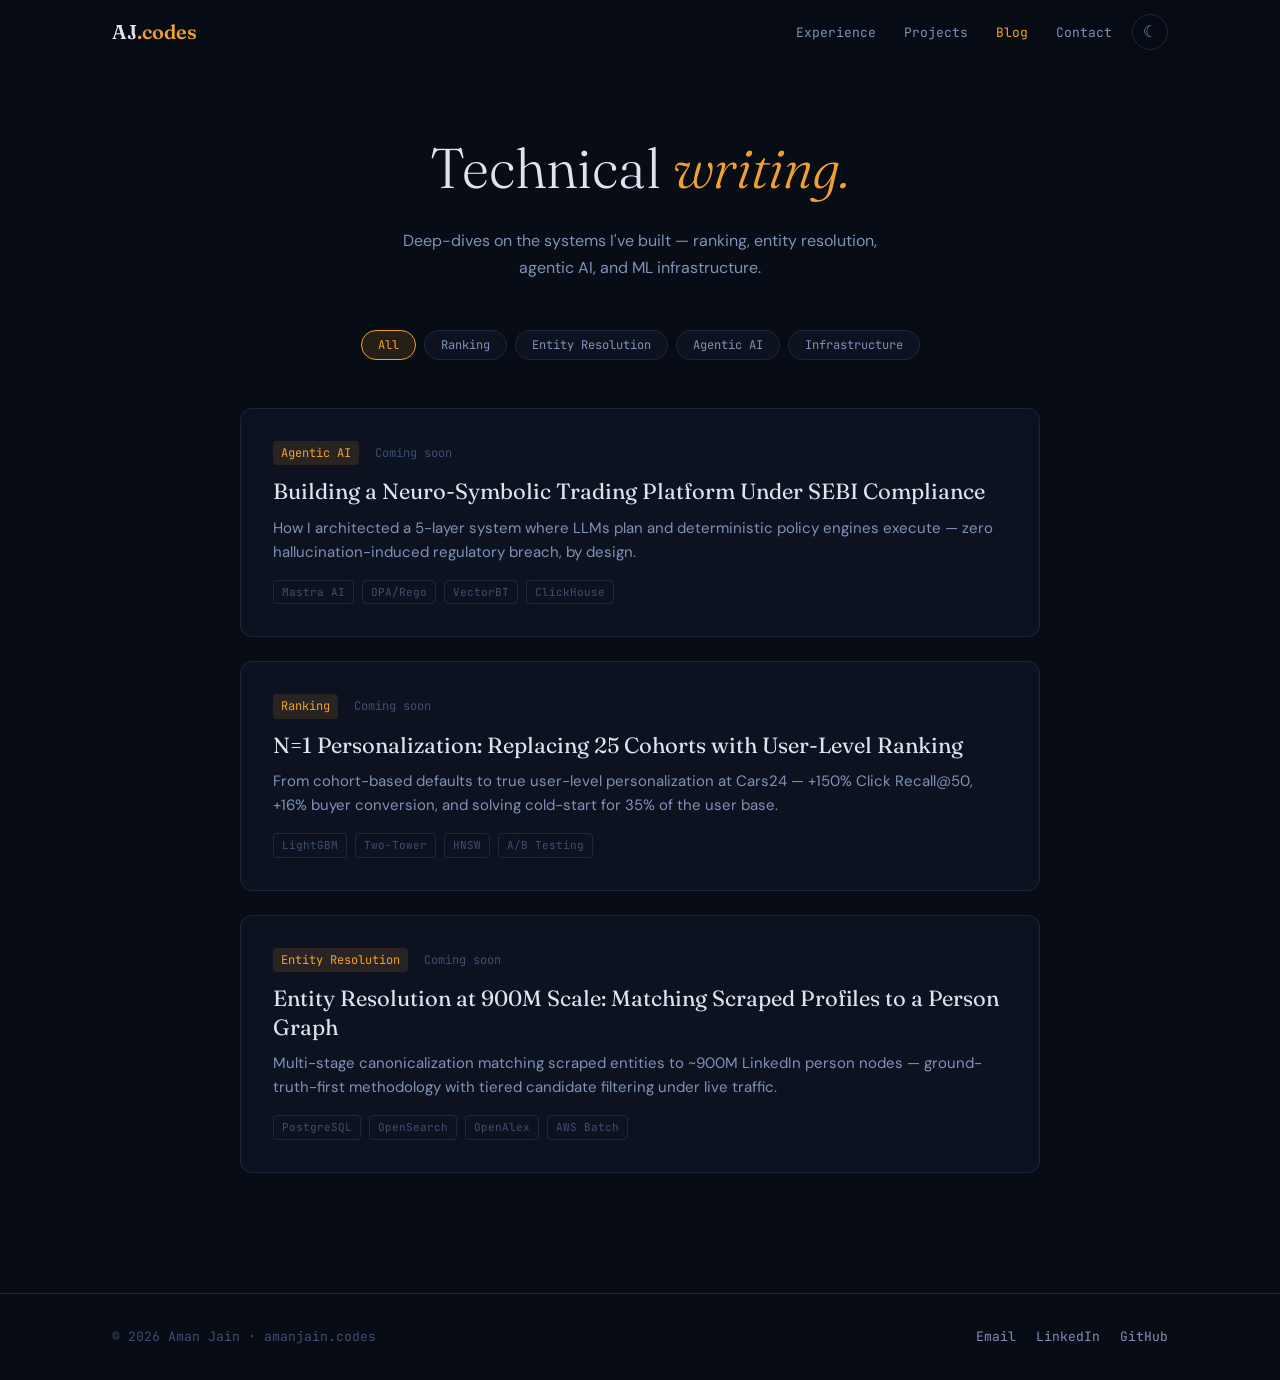
<file: blog/index.html>
<!DOCTYPE html>
<html lang="en">
<head>
<meta charset="UTF-8">
<meta name="viewport" content="width=device-width, initial-scale=1.0">
<title>Blog — Aman Jain</title>
<meta name="description" content="Technical deep-dives on ranking systems, entity resolution, agentic AI, and ML infrastructure — by Aman Jain.">
<meta property="og:title" content="Blog — Aman Jain">
<meta property="og:description" content="Technical deep-dives on ranking systems, entity resolution, agentic AI, and ML infrastructure.">
<meta property="og:url" content="https://amanjain.codes/blog/">
<link rel="canonical" href="https://amanjain.codes/blog/">
<link rel="icon" type="image/svg+xml" href="data:image/svg+xml,<svg xmlns='http://www.w3.org/2000/svg' viewBox='0 0 64 64'><rect width='64' height='64' rx='12' fill='%23080C14'/><text x='32' y='44' text-anchor='middle' font-family='Georgia,serif' font-size='36' font-weight='600' fill='%23F0A030'>AJ</text></svg>">
<link rel="preconnect" href="https://fonts.googleapis.com">
<link rel="preconnect" href="https://fonts.gstatic.com" crossorigin>
<link href="https://fonts.googleapis.com/css2?family=Fraunces:ital,opsz,wght@0,9..144,300;0,9..144,400;0,9..144,600;1,9..144,300;1,9..144,400&family=JetBrains+Mono:wght@400;500;600&family=DM+Sans:wght@300;400;500&display=swap" rel="stylesheet">

<style>
*, *::before, *::after { box-sizing: border-box; margin: 0; padding: 0; }
html { scroll-behavior: smooth; }

:root {
  --bg:          #080C14;
  --surface:     #0D1220;
  --surface-2:   #121A2E;
  --surface-3:   #18223C;
  --border:      #1C2840;
  --border-2:    #253352;
  --text:        #DDE4F0;
  --text-muted:  #7E92B8;
  --text-dim:    #3D4F72;
  --amber:       #F0A030;
  --amber-dim:   #8A5A10;
  --amber-glow:  rgba(240,160,48,0.12);
  --teal:        #22C9A0;
  --teal-dim:    rgba(34,201,160,0.1);
  --font-display:'Fraunces', Georgia, serif;
  --font-mono:   'JetBrains Mono', 'Courier New', monospace;
  --font-body:   'DM Sans', system-ui, sans-serif;
  --radius:      6px;
  --radius-lg:   12px;
  --max-w:       1120px;
  --nav-h:       64px;
}

[data-theme="light"] {
  --bg:          #F5F5F0;
  --surface:     #EEEEE8;
  --surface-2:   #E5E5DF;
  --surface-3:   #DDDDD7;
  --border:      #D0D0C8;
  --border-2:    #B8B8AE;
  --text:        #1A1A2E;
  --text-muted:  #4A4A5E;
  --text-dim:    #8A8A9E;
  --amber:       #C07820;
  --amber-dim:   #D4A060;
  --amber-glow:  rgba(192,120,32,0.10);
  --teal:        #0E8A6E;
  --teal-dim:    rgba(14,138,110,0.08);
}

body {
  background: var(--bg);
  color: var(--text);
  font-family: var(--font-body);
  font-size: 16px;
  line-height: 1.7;
}
a { color: inherit; text-decoration: none; }
.container { max-width: var(--max-w); margin: 0 auto; padding: 0 32px; }

/* Nav */
nav {
  position: fixed; top: 0; left: 0; right: 0;
  height: var(--nav-h);
  display: flex; align-items: center;
  background: rgba(8,12,20,0.85);
  backdrop-filter: blur(12px);
  -webkit-backdrop-filter: blur(12px);
  border-bottom: 1px solid transparent;
  z-index: 100;
  transition: border-color 0.3s;
}
[data-theme="light"] nav { background: rgba(245,245,240,0.85); }
nav.scrolled { border-color: var(--border); }
.nav-inner { display: flex; align-items: center; width: 100%; }
.nav-logo {
  font-family: var(--font-display);
  font-size: 20px;
  font-weight: 600;
  color: var(--text);
  margin-right: auto;
}
.nav-logo span { color: var(--amber); }
.nav-links { list-style: none; display: flex; gap: 28px; }
.nav-links a {
  font-family: var(--font-mono);
  font-size: 13px;
  color: var(--text-muted);
  transition: color 0.2s;
}
.nav-links a:hover { color: var(--amber); }
.theme-toggle {
  background: none; border: 1px solid var(--border);
  border-radius: 50%; width: 36px; height: 36px;
  color: var(--text-muted); cursor: pointer;
  display: flex; align-items: center; justify-content: center;
  margin-left: 20px; font-size: 16px;
  transition: border-color 0.2s;
}
.theme-toggle:hover { border-color: var(--amber); color: var(--amber); }
.icon-sun { display: none; }
[data-theme="light"] .icon-moon { display: none; }
[data-theme="light"] .icon-sun { display: inline; }

/* Hamburger */
.hamburger { display: none; background: none; border: none; cursor: pointer; padding: 8px; margin-left: 12px; }
.hamburger span { display: block; width: 20px; height: 2px; background: var(--text-muted); margin: 4px 0; transition: all 0.3s; }

@media (max-width: 768px) {
  .nav-links { display: none; position: fixed; top: var(--nav-h); left: 0; right: 0; background: var(--bg); flex-direction: column; align-items: center; padding: 24px 0; gap: 20px; border-bottom: 1px solid var(--border); }
  .nav-links.open { display: flex; }
  .hamburger { display: block; }
  .hamburger.active span:nth-child(1) { transform: rotate(45deg) translate(4px, 4px); }
  .hamburger.active span:nth-child(2) { opacity: 0; }
  .hamburger.active span:nth-child(3) { transform: rotate(-45deg) translate(4px, -4px); }
}
</style>
<link rel="stylesheet" href="style.css">
</head>
<body>

<nav id="nav">
  <div class="container nav-inner">
    <a href="/" class="nav-logo">AJ<span>.codes</span></a>
    <ul class="nav-links">
      <li><a href="/#experience">Experience</a></li>
      <li><a href="/#projects">Projects</a></li>
      <li><a href="/blog/" class="active" style="color:var(--amber)">Blog</a></li>
      <li><a href="/#contact">Contact</a></li>
    </ul>
    <button class="theme-toggle" id="theme-toggle" aria-label="Toggle theme">
      <span class="icon-moon">&#9790;</span>
      <span class="icon-sun">&#9728;</span>
    </button>
    <button class="hamburger" id="hamburger" aria-label="Menu">
      <span></span><span></span><span></span>
    </button>
  </div>
</nav>

<div class="container">
  <div class="blog-header">
    <h1>Technical <em>writing.</em></h1>
    <p>Deep-dives on the systems I've built — ranking, entity resolution, agentic AI, and ML infrastructure.</p>
  </div>

  <div class="blog-tags-filter" id="tagFilter">
    <button class="active" data-tag="all">All</button>
    <button data-tag="ranking">Ranking</button>
    <button data-tag="entity-resolution">Entity Resolution</button>
    <button data-tag="agentic-ai">Agentic AI</button>
    <button data-tag="infra">Infrastructure</button>
  </div>

  <div class="blog-grid" id="blogGrid">

    <a href="/blog/agentic-trading-platform/" class="blog-card" data-tags="agentic-ai infra">
      <div class="blog-card-eyebrow">
        <span class="tag">Agentic AI</span>
        <span>Coming soon</span>
      </div>
      <h2>Building a Neuro-Symbolic Trading Platform Under SEBI Compliance</h2>
      <p>How I architected a 5-layer system where LLMs plan and deterministic policy engines execute — zero hallucination-induced regulatory breach, by design.</p>
      <div class="blog-card-footer">
        <span class="chip">Mastra AI</span>
        <span class="chip">OPA/Rego</span>
        <span class="chip">VectorBT</span>
        <span class="chip">ClickHouse</span>
      </div>
    </a>

    <a href="/blog/ranking-personalization-cars24/" class="blog-card" data-tags="ranking infra">
      <div class="blog-card-eyebrow">
        <span class="tag">Ranking</span>
        <span>Coming soon</span>
      </div>
      <h2>N=1 Personalization: Replacing 25 Cohorts with User-Level Ranking</h2>
      <p>From cohort-based defaults to true user-level personalization at Cars24 — +150% Click Recall@50, +16% buyer conversion, and solving cold-start for 35% of the user base.</p>
      <div class="blog-card-footer">
        <span class="chip">LightGBM</span>
        <span class="chip">Two-Tower</span>
        <span class="chip">HNSW</span>
        <span class="chip">A/B Testing</span>
      </div>
    </a>

    <a href="/blog/entity-resolution-graph/" class="blog-card" data-tags="entity-resolution infra">
      <div class="blog-card-eyebrow">
        <span class="tag">Entity Resolution</span>
        <span>Coming soon</span>
      </div>
      <h2>Entity Resolution at 900M Scale: Matching Scraped Profiles to a Person Graph</h2>
      <p>Multi-stage canonicalization matching scraped entities to ~900M LinkedIn person nodes — ground-truth-first methodology with tiered candidate filtering under live traffic.</p>
      <div class="blog-card-footer">
        <span class="chip">PostgreSQL</span>
        <span class="chip">OpenSearch</span>
        <span class="chip">OpenAlex</span>
        <span class="chip">AWS Batch</span>
      </div>
    </a>

  </div>
</div>

<footer style="border-top:1px solid var(--border);padding:32px 0;margin-top:40px;">
  <div class="container" style="display:flex;justify-content:space-between;align-items:center;flex-wrap:wrap;gap:16px;">
    <div style="font-family:var(--font-mono);font-size:13px;color:var(--text-dim);">© 2026 Aman Jain · amanjain.codes</div>
    <div style="display:flex;gap:20px;">
      <a href="/#contact" style="font-family:var(--font-mono);font-size:13px;color:var(--text-muted);transition:color 0.2s;" onmouseover="this.style.color='var(--amber)'" onmouseout="this.style.color=''">Email</a>
      <a href="https://www.linkedin.com/in/amanjaincodes/" target="_blank" style="font-family:var(--font-mono);font-size:13px;color:var(--text-muted);transition:color 0.2s;" onmouseover="this.style.color='var(--amber)'" onmouseout="this.style.color=''">LinkedIn</a>
      <a href="https://github.com/stelios357" target="_blank" style="font-family:var(--font-mono);font-size:13px;color:var(--text-muted);transition:color 0.2s;" onmouseover="this.style.color='var(--amber)'" onmouseout="this.style.color=''">GitHub</a>
    </div>
  </div>
</footer>

<script>
// Theme toggle
const saved = localStorage.getItem('theme');
if (saved) document.documentElement.setAttribute('data-theme', saved);
document.getElementById('theme-toggle').addEventListener('click', () => {
  const next = document.documentElement.getAttribute('data-theme') === 'light' ? '' : 'light';
  if (next) document.documentElement.setAttribute('data-theme', next);
  else document.documentElement.removeAttribute('data-theme');
  localStorage.setItem('theme', next);
});

// Nav scroll
window.addEventListener('scroll', () => {
  document.getElementById('nav').classList.toggle('scrolled', window.scrollY > 40);
}, { passive: true });

// Hamburger
const hamburger = document.getElementById('hamburger');
const navLinks = document.querySelector('.nav-links');
hamburger.addEventListener('click', () => {
  hamburger.classList.toggle('active');
  navLinks.classList.toggle('open');
});
navLinks.querySelectorAll('a').forEach(a => a.addEventListener('click', () => {
  hamburger.classList.remove('active');
  navLinks.classList.remove('open');
}));

// Tag filter
document.getElementById('tagFilter').addEventListener('click', e => {
  const btn = e.target.closest('button');
  if (!btn) return;
  document.querySelectorAll('#tagFilter button').forEach(b => b.classList.remove('active'));
  btn.classList.add('active');
  const tag = btn.dataset.tag;
  document.querySelectorAll('.blog-card').forEach(card => {
    card.style.display = (tag === 'all' || card.dataset.tags.includes(tag)) ? '' : 'none';
  });
});
</script>

</body>
</html>
</file>
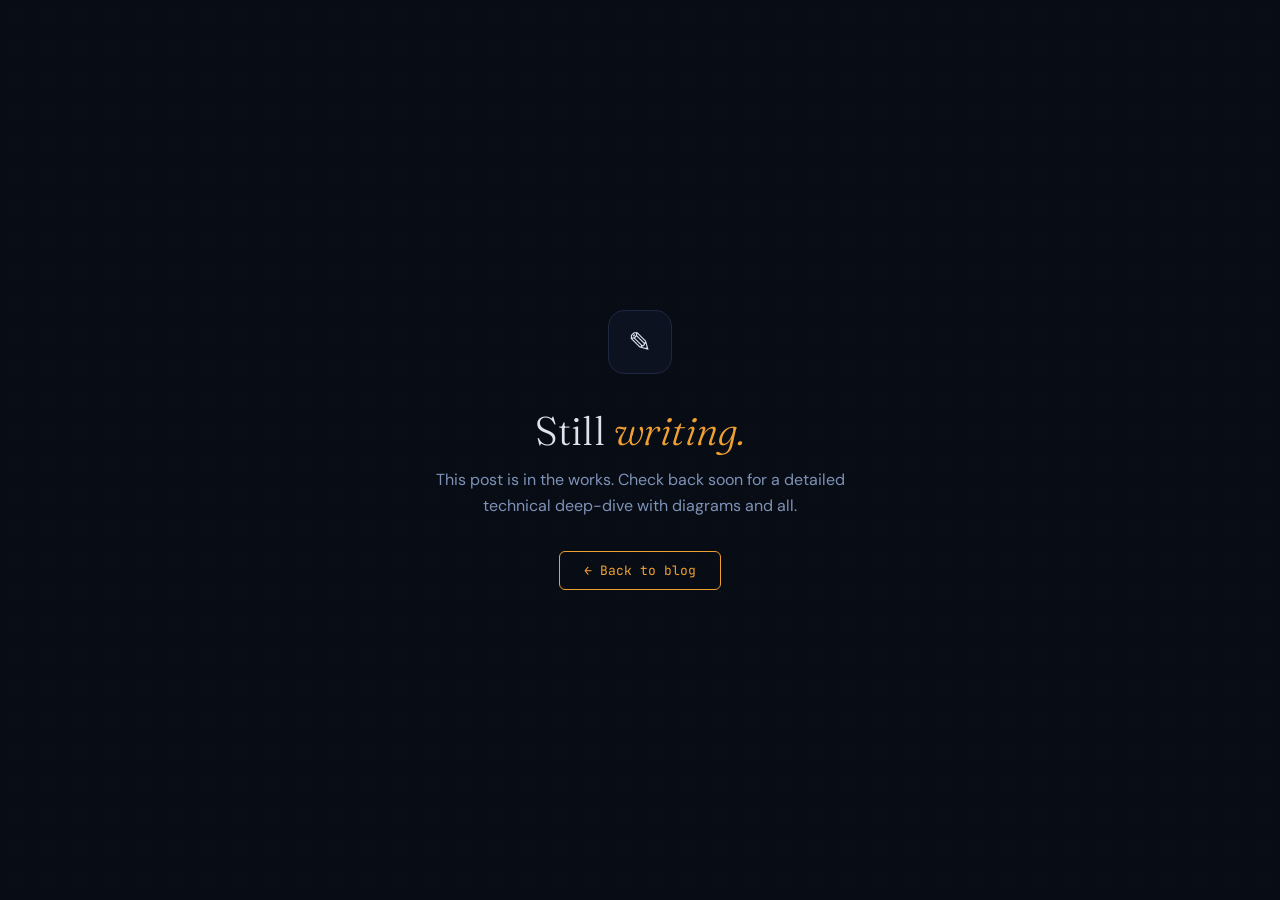
<file: blog/agentic-trading-platform/index.html>
<!DOCTYPE html>
<html lang="en">
<head>
<meta charset="UTF-8">
<meta name="viewport" content="width=device-width, initial-scale=1.0">
<title>Coming Soon — Aman Jain</title>
<link rel="icon" type="image/svg+xml" href="data:image/svg+xml,<svg xmlns='http://www.w3.org/2000/svg' viewBox='0 0 64 64'><rect width='64' height='64' rx='12' fill='%23080C14'/><text x='32' y='44' text-anchor='middle' font-family='Georgia,serif' font-size='36' font-weight='600' fill='%23F0A030'>AJ</text></svg>">
<link rel="preconnect" href="https://fonts.googleapis.com">
<link rel="preconnect" href="https://fonts.gstatic.com" crossorigin>
<link href="https://fonts.googleapis.com/css2?family=Fraunces:ital,opsz,wght@0,9..144,300;0,9..144,400;1,9..144,300;1,9..144,400&family=JetBrains+Mono:wght@400;500&family=DM+Sans:wght@300;400;500&display=swap" rel="stylesheet">
<style>
*, *::before, *::after { box-sizing: border-box; margin: 0; padding: 0; }

:root {
  --bg: #080C14; --surface: #0D1220; --border: #1C2840;
  --text: #DDE4F0; --text-muted: #7E92B8; --text-dim: #3D4F72;
  --amber: #F0A030; --amber-glow: rgba(240,160,48,0.12);
  --font-display: 'Fraunces', Georgia, serif;
  --font-mono: 'JetBrains Mono', 'Courier New', monospace;
  --font-body: 'DM Sans', system-ui, sans-serif;
}
[data-theme="light"] {
  --bg: #F5F5F0; --surface: #EEEEE8; --border: #D0D0C8;
  --text: #1A1A2E; --text-muted: #4A4A5E; --text-dim: #8A8A9E;
  --amber: #C07820; --amber-glow: rgba(192,120,32,0.10);
}

body {
  background: var(--bg);
  color: var(--text);
  font-family: var(--font-body);
  min-height: 100vh;
  display: flex;
  flex-direction: column;
  align-items: center;
  justify-content: center;
  text-align: center;
  padding: 32px;
}

.icon {
  width: 64px;
  height: 64px;
  border: 1px solid var(--border);
  border-radius: 16px;
  background: var(--surface);
  display: flex;
  align-items: center;
  justify-content: center;
  margin: 0 auto 32px;
  font-size: 28px;
}

h1 {
  font-family: var(--font-display);
  font-size: clamp(28px, 4vw, 40px);
  font-weight: 300;
  margin-bottom: 12px;
}
h1 em { font-style: italic; color: var(--amber); }

p {
  color: var(--text-muted);
  font-size: 16px;
  max-width: 440px;
  line-height: 1.6;
  margin-bottom: 32px;
}

.back {
  font-family: var(--font-mono);
  font-size: 13px;
  color: var(--amber);
  text-decoration: none;
  padding: 10px 24px;
  border: 1px solid var(--amber);
  border-radius: 6px;
  transition: background 0.2s;
}
.back:hover { background: var(--amber-glow); }

.dot-pattern {
  position: fixed;
  inset: 0;
  background-image: radial-gradient(var(--border) 1px, transparent 1px);
  background-size: 32px 32px;
  opacity: 0.4;
  pointer-events: none;
  z-index: -1;
}
</style>
</head>
<body>
<div class="dot-pattern"></div>
<div class="icon">&#9998;</div>
<h1>Still <em>writing.</em></h1>
<p>This post is in the works. Check back soon for a detailed technical deep-dive with diagrams and all.</p>
<a href="/blog/" class="back">← Back to blog</a>

<script>
const saved = localStorage.getItem('theme');
if (saved) document.documentElement.setAttribute('data-theme', saved);
</script>
</body>
</html>
</file>
<file: blog/style.css>
/* ── BLOG STYLES ─────────────────────────────────────────────────────────── */
/* Extends the main site's CSS custom properties                             */

/* ── LISTING PAGE ────────────────────────────────────────────────────────── */
.blog-header {
  padding: 120px 0 48px;
  text-align: center;
}
.blog-header h1 {
  font-family: var(--font-display);
  font-size: clamp(36px, 5vw, 56px);
  font-weight: 300;
  color: var(--text);
  margin-bottom: 12px;
}
.blog-header h1 em {
  font-style: italic;
  color: var(--amber);
}
.blog-header p {
  color: var(--text-muted);
  font-size: 16px;
  max-width: 520px;
  margin: 0 auto;
}

.blog-tags-filter {
  display: flex;
  flex-wrap: wrap;
  gap: 8px;
  justify-content: center;
  margin-bottom: 48px;
}
.blog-tags-filter button {
  background: var(--surface);
  border: 1px solid var(--border);
  border-radius: 20px;
  padding: 6px 16px;
  color: var(--text-muted);
  font-family: var(--font-mono);
  font-size: 12px;
  cursor: pointer;
  transition: all 0.2s;
}
.blog-tags-filter button:hover,
.blog-tags-filter button.active {
  border-color: var(--amber);
  color: var(--amber);
  background: var(--amber-glow);
}

.blog-grid {
  display: grid;
  grid-template-columns: 1fr;
  gap: 24px;
  max-width: 800px;
  margin: 0 auto;
  padding-bottom: 80px;
}

.blog-card {
  background: var(--surface);
  border: 1px solid var(--border);
  border-radius: var(--radius-lg);
  padding: 32px;
  transition: border-color 0.3s, transform 0.3s;
  text-decoration: none;
  display: block;
}
.blog-card:hover {
  border-color: var(--amber-dim);
  transform: translateY(-2px);
}
.blog-card-eyebrow {
  font-family: var(--font-mono);
  font-size: 12px;
  color: var(--text-dim);
  margin-bottom: 12px;
  display: flex;
  gap: 16px;
  align-items: center;
}
.blog-card-eyebrow .tag {
  color: var(--amber);
  background: var(--amber-glow);
  padding: 2px 8px;
  border-radius: 4px;
}
.blog-card h2 {
  font-family: var(--font-display);
  font-size: 22px;
  font-weight: 400;
  color: var(--text);
  margin-bottom: 10px;
  line-height: 1.3;
}
.blog-card p {
  color: var(--text-muted);
  font-size: 15px;
  line-height: 1.6;
  margin-bottom: 16px;
}
.blog-card-footer {
  display: flex;
  gap: 8px;
  flex-wrap: wrap;
}
.blog-card-footer .chip {
  font-family: var(--font-mono);
  font-size: 11px;
  color: var(--text-dim);
  border: 1px solid var(--border);
  border-radius: 4px;
  padding: 2px 8px;
}

/* ── POST PAGE ───────────────────────────────────────────────────────────── */
.post-header {
  padding: 120px 0 48px;
  max-width: 720px;
  margin: 0 auto;
}
.post-breadcrumb {
  font-family: var(--font-mono);
  font-size: 13px;
  color: var(--text-dim);
  margin-bottom: 24px;
}
.post-breadcrumb a {
  color: var(--text-muted);
  text-decoration: none;
  transition: color 0.2s;
}
.post-breadcrumb a:hover { color: var(--amber); }

.post-header h1 {
  font-family: var(--font-display);
  font-size: clamp(28px, 4vw, 44px);
  font-weight: 300;
  color: var(--text);
  margin-bottom: 16px;
  line-height: 1.25;
}
.post-meta {
  font-family: var(--font-mono);
  font-size: 13px;
  color: var(--text-dim);
  display: flex;
  gap: 16px;
  flex-wrap: wrap;
  margin-bottom: 8px;
}
.post-tags {
  display: flex;
  gap: 8px;
  flex-wrap: wrap;
  margin-top: 16px;
}
.post-tags .chip {
  font-family: var(--font-mono);
  font-size: 11px;
  color: var(--amber);
  background: var(--amber-glow);
  border-radius: 4px;
  padding: 3px 10px;
}

/* ── POST CONTENT ────────────────────────────────────────────────────────── */
.post-content {
  max-width: 720px;
  margin: 0 auto;
  padding-bottom: 80px;
}
.post-content h2 {
  font-family: var(--font-display);
  font-size: 26px;
  font-weight: 400;
  color: var(--text);
  margin: 48px 0 16px;
  padding-top: 16px;
  border-top: 1px solid var(--border);
}
.post-content h3 {
  font-family: var(--font-display);
  font-size: 20px;
  font-weight: 400;
  color: var(--text);
  margin: 32px 0 12px;
}
.post-content p {
  color: var(--text);
  font-size: 16px;
  line-height: 1.8;
  margin-bottom: 20px;
}
.post-content ul, .post-content ol {
  margin: 0 0 20px 24px;
  color: var(--text);
  line-height: 1.8;
}
.post-content li { margin-bottom: 8px; }
.post-content strong { color: var(--text); font-weight: 500; }
.post-content a {
  color: var(--amber);
  text-decoration: underline;
  text-underline-offset: 3px;
  transition: opacity 0.2s;
}
.post-content a:hover { opacity: 0.8; }

.post-content blockquote {
  border-left: 3px solid var(--amber);
  padding: 12px 20px;
  margin: 24px 0;
  background: var(--surface);
  border-radius: 0 var(--radius) var(--radius) 0;
  color: var(--text-muted);
  font-style: italic;
}

.post-content code {
  font-family: var(--font-mono);
  font-size: 14px;
  background: var(--surface-2);
  padding: 2px 6px;
  border-radius: 4px;
  color: var(--amber);
}
.post-content pre {
  background: var(--surface);
  border: 1px solid var(--border);
  border-radius: var(--radius-lg);
  padding: 20px 24px;
  overflow-x: auto;
  margin: 24px 0;
  line-height: 1.5;
}
.post-content pre code {
  background: none;
  padding: 0;
  color: var(--text);
  font-size: 13px;
}

.post-content img {
  max-width: 100%;
  border-radius: var(--radius-lg);
  margin: 24px 0;
}

.post-content table {
  width: 100%;
  border-collapse: collapse;
  margin: 24px 0;
  font-size: 14px;
}
.post-content th {
  text-align: left;
  padding: 10px 14px;
  border-bottom: 2px solid var(--border-2);
  color: var(--text);
  font-family: var(--font-mono);
  font-size: 12px;
  text-transform: uppercase;
  letter-spacing: 0.5px;
}
.post-content td {
  padding: 10px 14px;
  border-bottom: 1px solid var(--border);
  color: var(--text-muted);
}

/* ── MERMAID OVERRIDES ───────────────────────────────────────────────────── */
.mermaid {
  background: var(--surface);
  border: 1px solid var(--border);
  border-radius: var(--radius-lg);
  padding: 24px;
  margin: 24px 0;
  text-align: center;
}

/* ── DIAGRAM CAPTION ─────────────────────────────────────────────────────── */
.diagram-caption {
  text-align: center;
  font-family: var(--font-mono);
  font-size: 12px;
  color: var(--text-dim);
  margin: -16px 0 24px;
}

/* ── RESPONSIVE ──────────────────────────────────────────────────────────── */
@media (max-width: 768px) {
  .post-header, .post-content { padding-left: 20px; padding-right: 20px; }
  .blog-card { padding: 24px; }
  .post-content pre { padding: 16px; }
}
</file>
